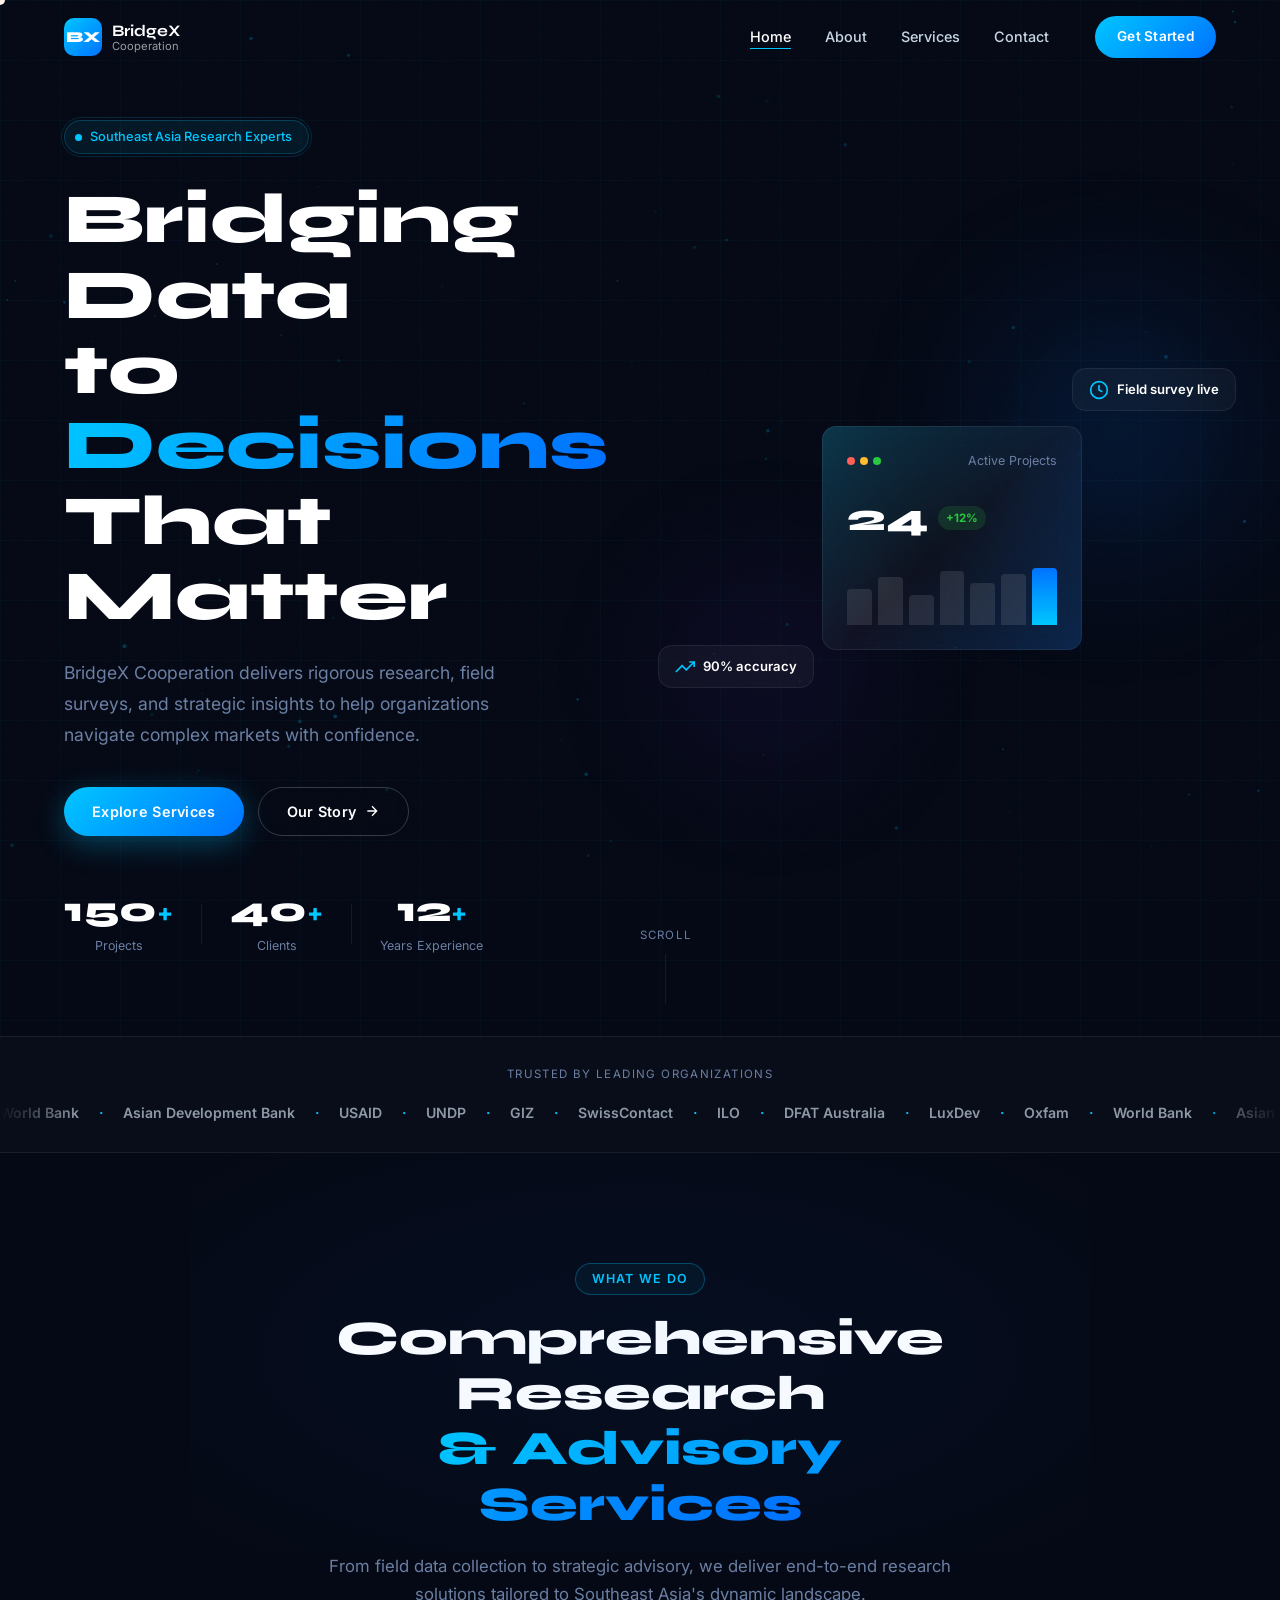
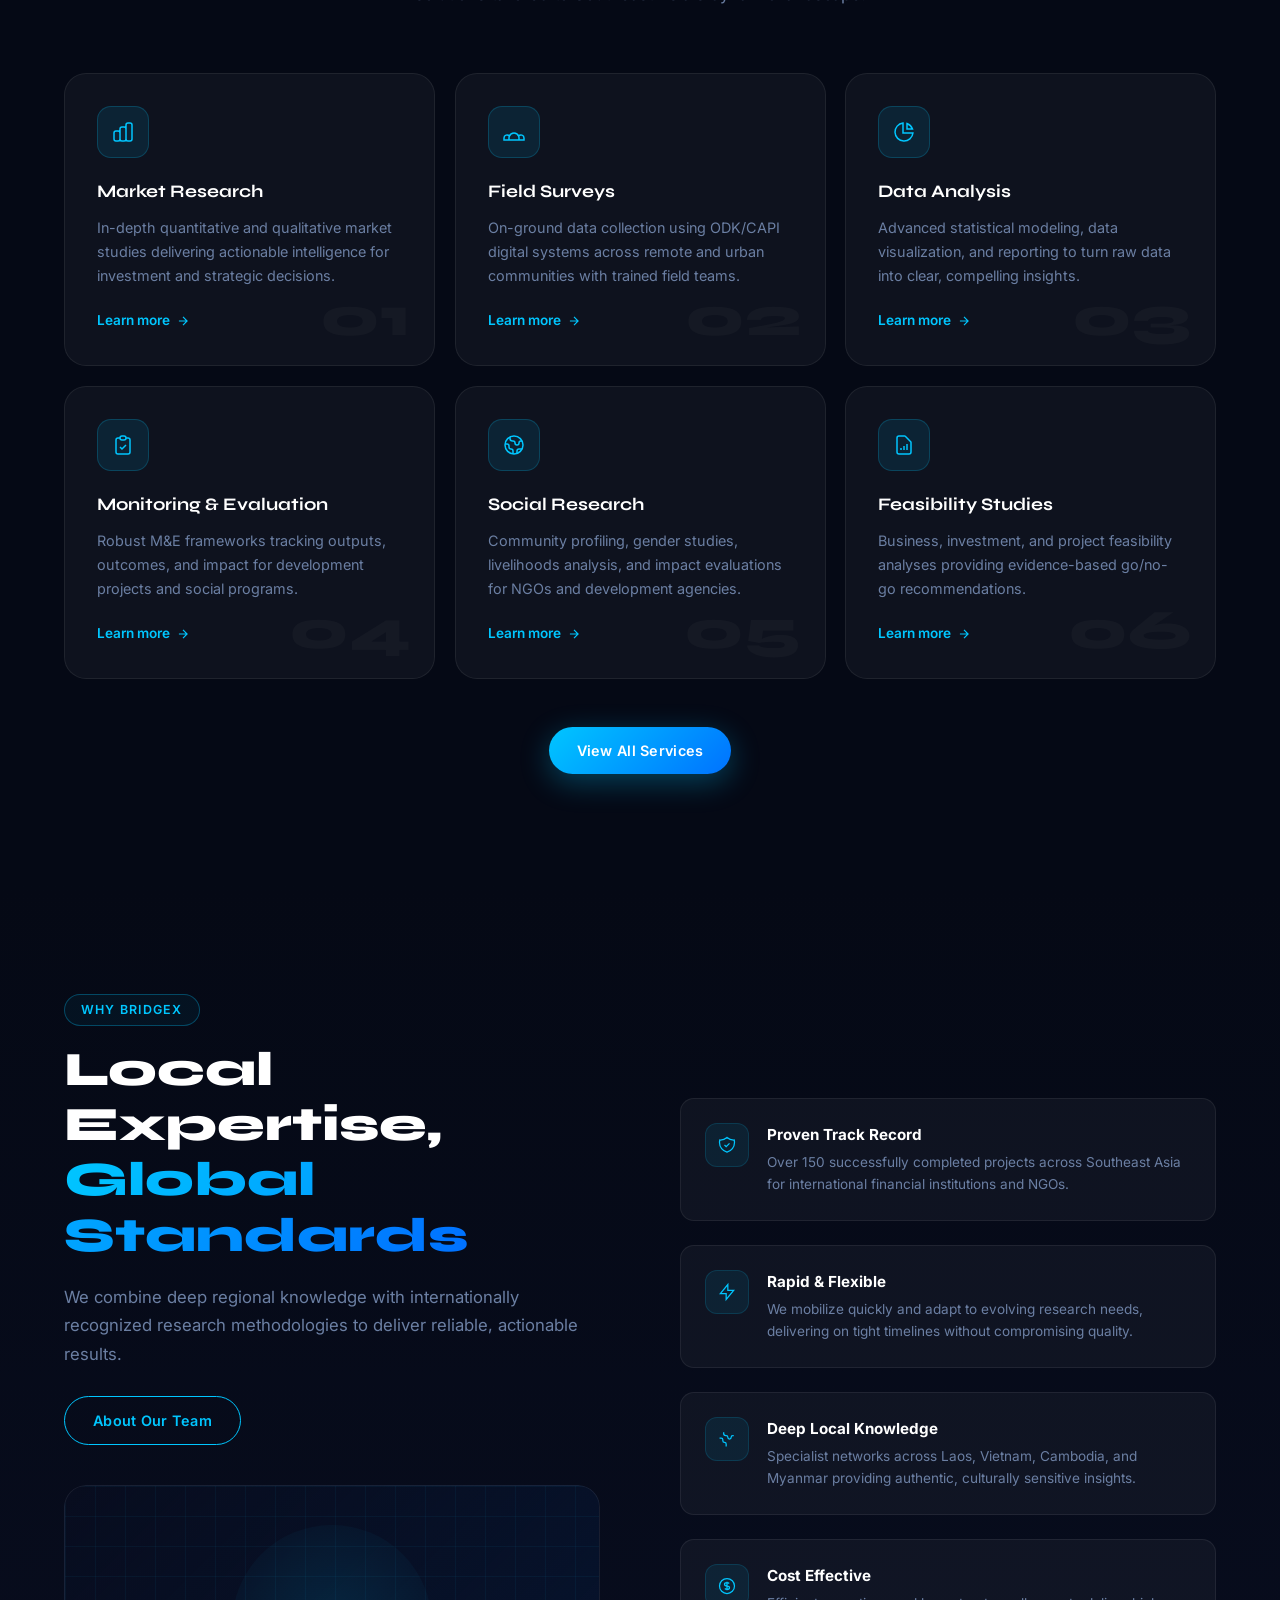
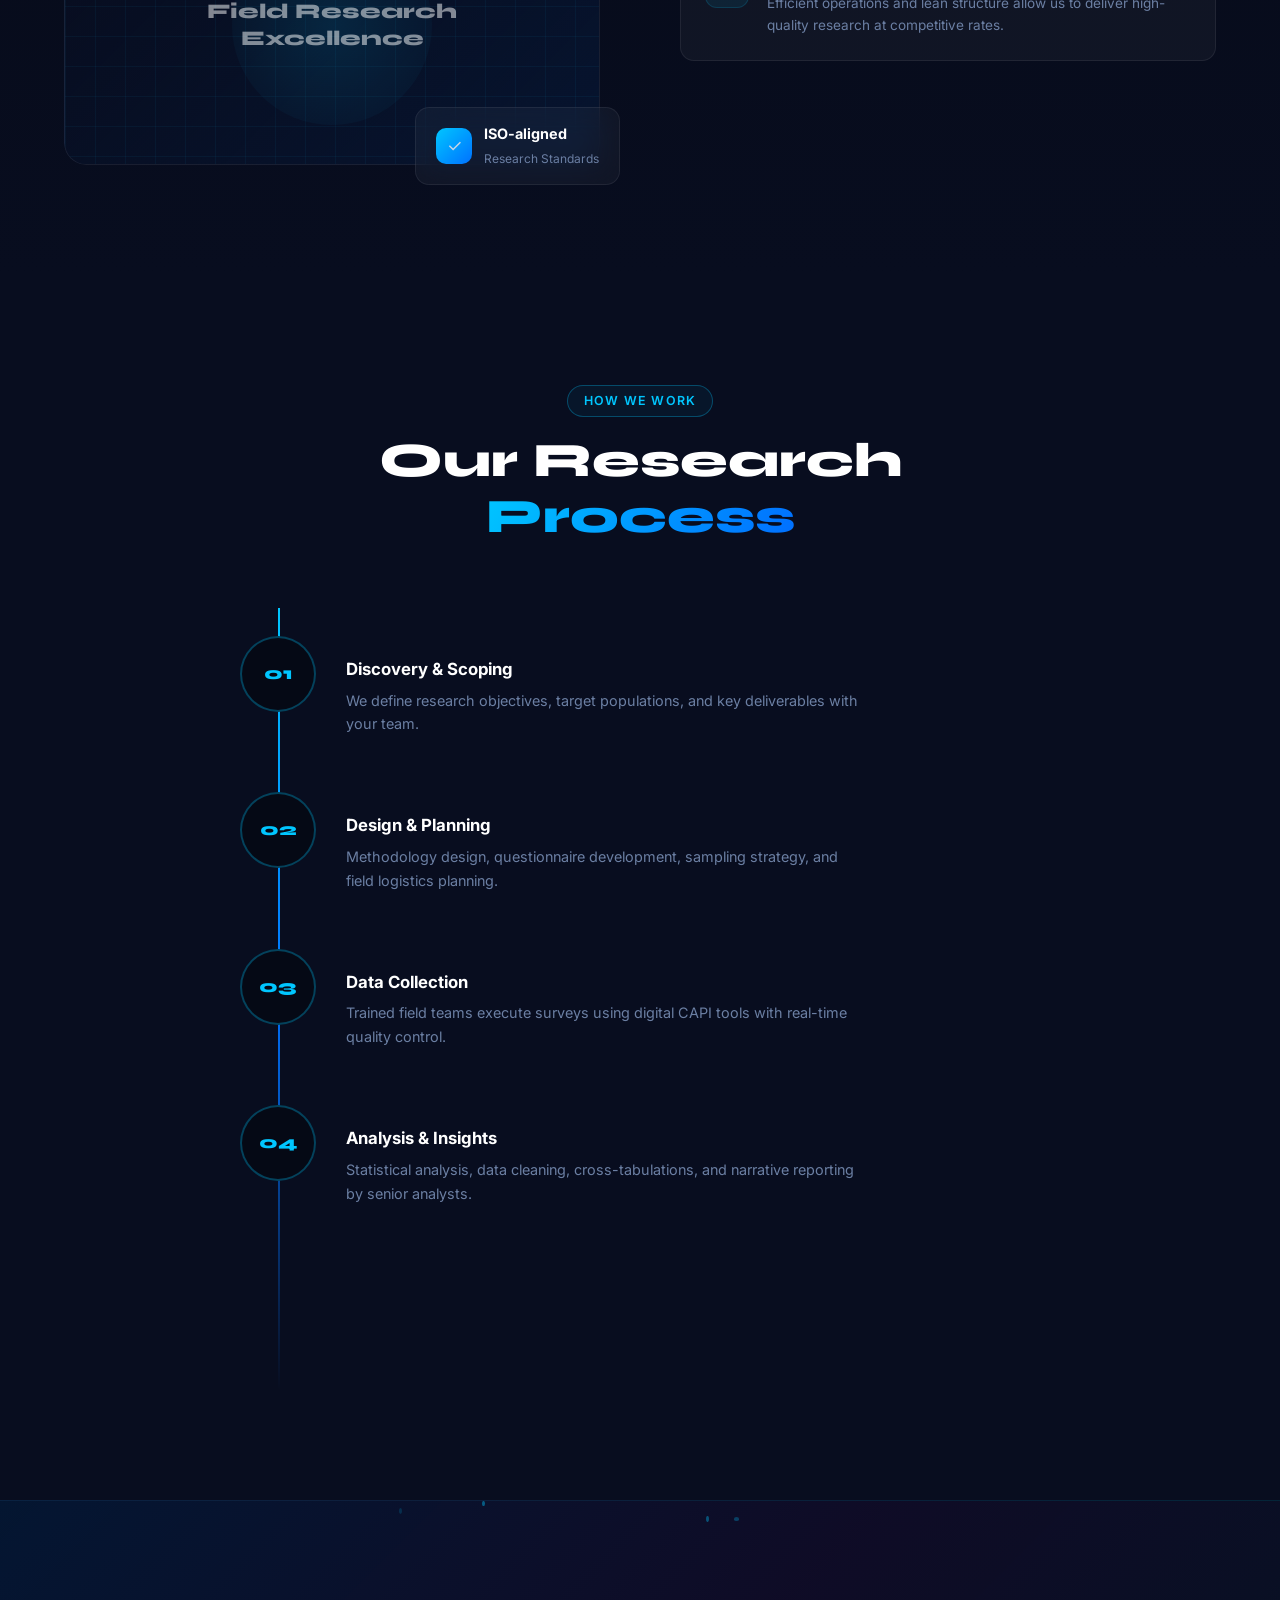
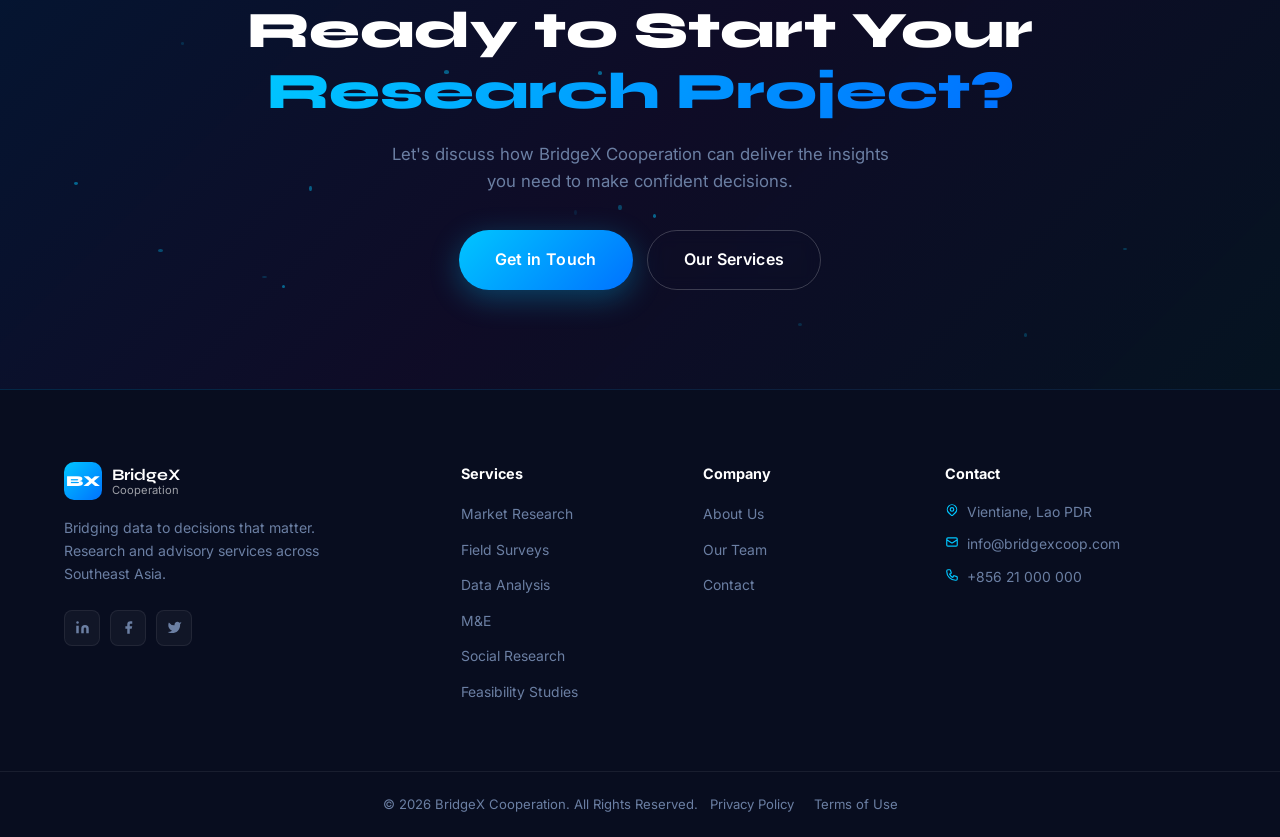
<file: index.html>
<!DOCTYPE html>
<html lang="en">
<head>
  <meta charset="UTF-8" />
  <meta name="viewport" content="width=device-width, initial-scale=1.0" />
  <title>BridgeX Cooperation — Research & Consulting</title>
  <link rel="stylesheet" href="css/style.css" />
  <link rel="stylesheet" href="css/animations.css" />
  <link rel="preconnect" href="https://fonts.googleapis.com" />
  <link href="https://fonts.googleapis.com/css2?family=Inter:wght@300;400;500;600;700;800;900&family=Syne:wght@700;800&display=swap" rel="stylesheet" />
</head>
<body>

  <!-- Custom Cursor -->
  <div class="cursor" id="cursor"></div>
  <div class="cursor-follower" id="cursorFollower"></div>

  <!-- Loader -->
  <div class="loader" id="loader">
    <div class="loader-inner">
      <svg viewBox="0 0 100 100" class="loader-logo">
        <text x="50%" y="55%" dominant-baseline="middle" text-anchor="middle">BX</text>
      </svg>
      <div class="loader-bar"><div class="loader-progress" id="loaderProgress"></div></div>
    </div>
  </div>

  <!-- Navigation -->
  <nav class="nav" id="nav">
    <div class="nav-container">
      <a href="index.html" class="nav-logo">
        <span class="logo-mark">BX</span>
        <span class="logo-text">BridgeX <em>Cooperation</em></span>
      </a>
      <ul class="nav-links" id="navLinks">
        <li><a href="index.html" class="nav-link active">Home</a></li>
        <li><a href="about.html" class="nav-link">About</a></li>
        <li><a href="services.html" class="nav-link">Services</a></li>
        <li><a href="contact.html" class="nav-link">Contact</a></li>
      </ul>
      <a href="contact.html" class="btn btn-nav magnetic">Get Started</a>
      <button class="nav-toggle" id="navToggle" aria-label="Toggle menu">
        <span></span><span></span><span></span>
      </button>
    </div>
  </nav>

  <!-- Hero Section -->
  <section class="hero" id="hero">
    <canvas class="hero-canvas" id="heroCanvas"></canvas>
    <div class="hero-grid"></div>
    <div class="container">
      <div class="hero-content">
        <div class="hero-badge reveal-up">
          <span class="badge-dot"></span> Southeast Asia Research Experts
        </div>
        <h1 class="hero-title">
          <span class="title-line reveal-up" data-delay="0.1">Bridging Data</span>
          <span class="title-line reveal-up" data-delay="0.2">to <span class="text-gradient">Decisions</span></span>
          <span class="title-line reveal-up" data-delay="0.3">That Matter</span>
        </h1>
        <p class="hero-desc reveal-up" data-delay="0.4">
          BridgeX Cooperation delivers rigorous research, field surveys, and strategic
          insights to help organizations navigate complex markets with confidence.
        </p>
        <div class="hero-actions reveal-up" data-delay="0.5">
          <a href="services.html" class="btn btn-primary magnetic">Explore Services</a>
          <a href="about.html" class="btn btn-ghost magnetic">
            <span>Our Story</span>
            <svg width="16" height="16" viewBox="0 0 24 24" fill="none" stroke="currentColor" stroke-width="2"><path d="M5 12h14M12 5l7 7-7 7"/></svg>
          </a>
        </div>
        <div class="hero-stats reveal-up" data-delay="0.6">
          <div class="stat">
            <span class="stat-num" data-count="150">0</span><span class="stat-sym">+</span>
            <span class="stat-label">Projects</span>
          </div>
          <div class="stat-divider"></div>
          <div class="stat">
            <span class="stat-num" data-count="40">0</span><span class="stat-sym">+</span>
            <span class="stat-label">Clients</span>
          </div>
          <div class="stat-divider"></div>
          <div class="stat">
            <span class="stat-num" data-count="12">0</span><span class="stat-sym">+</span>
            <span class="stat-label">Years Experience</span>
          </div>
        </div>
      </div>
      <div class="hero-visual reveal-scale" data-delay="0.3">
        <div class="hero-card glass-card">
          <div class="card-glow"></div>
          <div class="card-header">
            <div class="card-dots">
              <span></span><span></span><span></span>
            </div>
            <span class="card-title-sm">Active Projects</span>
          </div>
          <div class="card-metric">
            <span class="metric-val">24</span>
            <span class="metric-badge up">+12%</span>
          </div>
          <div class="card-bars">
            <div class="bar" style="--h:60%"></div>
            <div class="bar" style="--h:80%"></div>
            <div class="bar" style="--h:50%"></div>
            <div class="bar" style="--h:90%"></div>
            <div class="bar" style="--h:70%"></div>
            <div class="bar" style="--h:85%"></div>
            <div class="bar active" style="--h:95%"></div>
          </div>
        </div>
        <div class="hero-card-sm glass-card float-1">
          <svg width="20" height="20" viewBox="0 0 24 24" fill="none" stroke="currentColor" stroke-width="2"><circle cx="12" cy="12" r="10"/><path d="M12 6v6l4 2"/></svg>
          <span>Field survey live</span>
        </div>
        <div class="hero-card-sm glass-card float-2">
          <svg width="20" height="20" viewBox="0 0 24 24" fill="none" stroke="currentColor" stroke-width="2"><polyline points="23 6 13.5 15.5 8.5 10.5 1 18"/><polyline points="17 6 23 6 23 12"/></svg>
          <span>90% accuracy</span>
        </div>
        <div class="hero-orb orb-1"></div>
        <div class="hero-orb orb-2"></div>
      </div>
    </div>
    <div class="scroll-indicator">
      <span>Scroll</span>
      <div class="scroll-line"><div class="scroll-dot"></div></div>
    </div>
  </section>

  <!-- Marquee Clients -->
  <section class="marquee-section">
    <div class="marquee-label">Trusted by leading organizations</div>
    <div class="marquee-track">
      <div class="marquee-inner" id="marqueeInner">
        <span>World Bank</span>
        <span class="dot">·</span>
        <span>Asian Development Bank</span>
        <span class="dot">·</span>
        <span>USAID</span>
        <span class="dot">·</span>
        <span>UNDP</span>
        <span class="dot">·</span>
        <span>GIZ</span>
        <span class="dot">·</span>
        <span>SwissContact</span>
        <span class="dot">·</span>
        <span>ILO</span>
        <span class="dot">·</span>
        <span>DFAT Australia</span>
        <span class="dot">·</span>
        <span>LuxDev</span>
        <span class="dot">·</span>
        <span>Oxfam</span>
        <span class="dot">·</span>
        <!-- Duplicate for seamless loop -->
        <span>World Bank</span>
        <span class="dot">·</span>
        <span>Asian Development Bank</span>
        <span class="dot">·</span>
        <span>USAID</span>
        <span class="dot">·</span>
        <span>UNDP</span>
        <span class="dot">·</span>
        <span>GIZ</span>
        <span class="dot">·</span>
        <span>SwissContact</span>
        <span class="dot">·</span>
        <span>ILO</span>
        <span class="dot">·</span>
        <span>DFAT Australia</span>
        <span class="dot">·</span>
        <span>LuxDev</span>
        <span class="dot">·</span>
        <span>Oxfam</span>
        <span class="dot">·</span>
      </div>
    </div>
  </section>

  <!-- Services Section -->
  <section class="services-preview section-pad" id="services">
    <div class="container">
      <div class="section-header">
        <div class="section-tag reveal-up">What We Do</div>
        <h2 class="section-title reveal-up">Comprehensive Research<br /><span class="text-gradient">& Advisory Services</span></h2>
        <p class="section-desc reveal-up">From field data collection to strategic advisory, we deliver end-to-end research solutions tailored to Southeast Asia's dynamic landscape.</p>
      </div>
      <div class="services-grid">
        <div class="service-card reveal-card" data-delay="0">
          <div class="service-icon">
            <svg viewBox="0 0 24 24" fill="none" stroke="currentColor" stroke-width="1.5"><path d="M9 19v-6a2 2 0 00-2-2H5a2 2 0 00-2 2v6a2 2 0 002 2h2a2 2 0 002-2zm0 0V9a2 2 0 012-2h2a2 2 0 012 2v10m-6 0a2 2 0 002 2h2a2 2 0 002-2m0 0V5a2 2 0 012-2h2a2 2 0 012 2v14a2 2 0 01-2 2h-2a2 2 0 01-2-2z"/></svg>
          </div>
          <h3>Market Research</h3>
          <p>In-depth quantitative and qualitative market studies delivering actionable intelligence for investment and strategic decisions.</p>
          <a href="services.html" class="service-link">Learn more <svg width="14" height="14" viewBox="0 0 24 24" fill="none" stroke="currentColor" stroke-width="2"><path d="M5 12h14M12 5l7 7-7 7"/></svg></a>
          <div class="card-number">01</div>
        </div>
        <div class="service-card reveal-card" data-delay="0.1">
          <div class="service-icon">
            <svg viewBox="0 0 24 24" fill="none" stroke="currentColor" stroke-width="1.5"><path d="M17 20h5v-2a3 3 0 00-5.356-1.857M17 20H7m10 0v-2c0-.656-.126-1.283-.356-1.857M7 20H2v-2a3 3 0 015.356-1.857M7 20v-2c0-.656.126-1.283.356-1.857m0 0a5.002 5.002 0 019.288 0"/></svg>
          </div>
          <h3>Field Surveys</h3>
          <p>On-ground data collection using ODK/CAPI digital systems across remote and urban communities with trained field teams.</p>
          <a href="services.html" class="service-link">Learn more <svg width="14" height="14" viewBox="0 0 24 24" fill="none" stroke="currentColor" stroke-width="2"><path d="M5 12h14M12 5l7 7-7 7"/></svg></a>
          <div class="card-number">02</div>
        </div>
        <div class="service-card reveal-card" data-delay="0.2">
          <div class="service-icon">
            <svg viewBox="0 0 24 24" fill="none" stroke="currentColor" stroke-width="1.5"><path d="M11 3.055A9.001 9.001 0 1020.945 13H11V3.055z"/><path d="M20.488 9H15V3.512A9.025 9.025 0 0120.488 9z"/></svg>
          </div>
          <h3>Data Analysis</h3>
          <p>Advanced statistical modeling, data visualization, and reporting to turn raw data into clear, compelling insights.</p>
          <a href="services.html" class="service-link">Learn more <svg width="14" height="14" viewBox="0 0 24 24" fill="none" stroke="currentColor" stroke-width="2"><path d="M5 12h14M12 5l7 7-7 7"/></svg></a>
          <div class="card-number">03</div>
        </div>
        <div class="service-card reveal-card" data-delay="0.3">
          <div class="service-icon">
            <svg viewBox="0 0 24 24" fill="none" stroke="currentColor" stroke-width="1.5"><path d="M9 5H7a2 2 0 00-2 2v12a2 2 0 002 2h10a2 2 0 002-2V7a2 2 0 00-2-2h-2M9 5a2 2 0 002 2h2a2 2 0 002-2M9 5a2 2 0 012-2h2a2 2 0 012 2m-6 9l2 2 4-4"/></svg>
          </div>
          <h3>Monitoring & Evaluation</h3>
          <p>Robust M&E frameworks tracking outputs, outcomes, and impact for development projects and social programs.</p>
          <a href="services.html" class="service-link">Learn more <svg width="14" height="14" viewBox="0 0 24 24" fill="none" stroke="currentColor" stroke-width="2"><path d="M5 12h14M12 5l7 7-7 7"/></svg></a>
          <div class="card-number">04</div>
        </div>
        <div class="service-card reveal-card" data-delay="0.4">
          <div class="service-icon">
            <svg viewBox="0 0 24 24" fill="none" stroke="currentColor" stroke-width="1.5"><path d="M3.055 11H5a2 2 0 012 2v1a2 2 0 002 2 2 2 0 012 2v2.945M8 3.935V5.5A2.5 2.5 0 0010.5 8h.5a2 2 0 012 2 2 2 0 104 0 2 2 0 012-2h1.064M15 20.488V18a2 2 0 012-2h3.064"/><path d="M21 12a9 9 0 11-18 0 9 9 0 0118 0z"/></svg>
          </div>
          <h3>Social Research</h3>
          <p>Community profiling, gender studies, livelihoods analysis, and impact evaluations for NGOs and development agencies.</p>
          <a href="services.html" class="service-link">Learn more <svg width="14" height="14" viewBox="0 0 24 24" fill="none" stroke="currentColor" stroke-width="2"><path d="M5 12h14M12 5l7 7-7 7"/></svg></a>
          <div class="card-number">05</div>
        </div>
        <div class="service-card reveal-card" data-delay="0.5">
          <div class="service-icon">
            <svg viewBox="0 0 24 24" fill="none" stroke="currentColor" stroke-width="1.5"><path d="M9 17v-2m3 2v-4m3 4v-6m2 10H7a2 2 0 01-2-2V5a2 2 0 012-2h5.586a1 1 0 01.707.293l5.414 5.414a1 1 0 01.293.707V19a2 2 0 01-2 2z"/></svg>
          </div>
          <h3>Feasibility Studies</h3>
          <p>Business, investment, and project feasibility analyses providing evidence-based go/no-go recommendations.</p>
          <a href="services.html" class="service-link">Learn more <svg width="14" height="14" viewBox="0 0 24 24" fill="none" stroke="currentColor" stroke-width="2"><path d="M5 12h14M12 5l7 7-7 7"/></svg></a>
          <div class="card-number">06</div>
        </div>
      </div>
      <div class="services-cta reveal-up">
        <a href="services.html" class="btn btn-primary magnetic">View All Services</a>
      </div>
    </div>
  </section>

  <!-- Why Choose Us -->
  <section class="why-section section-pad">
    <div class="container">
      <div class="why-grid">
        <div class="why-left">
          <div class="section-tag reveal-up">Why BridgeX</div>
          <h2 class="section-title reveal-up">Local Expertise,<br /><span class="text-gradient">Global Standards</span></h2>
          <p class="section-desc reveal-up">We combine deep regional knowledge with internationally recognized research methodologies to deliver reliable, actionable results.</p>
          <a href="about.html" class="btn btn-outline magnetic reveal-up">About Our Team</a>
          <div class="why-image-wrap reveal-scale">
            <div class="why-image">
              <div class="image-placeholder">
                <div class="placeholder-orb"></div>
                <div class="placeholder-grid"></div>
                <div class="placeholder-text">Field Research<br />Excellence</div>
              </div>
            </div>
            <div class="why-badge glass-card">
              <div class="badge-icon">✓</div>
              <div>
                <strong>ISO-aligned</strong>
                <span>Research Standards</span>
              </div>
            </div>
          </div>
        </div>
        <div class="why-right">
          <div class="why-items">
            <div class="why-item reveal-left" data-delay="0">
              <div class="why-item-icon">
                <svg viewBox="0 0 24 24" fill="none" stroke="currentColor" stroke-width="1.5"><path d="M9 12l2 2 4-4m5.618-4.016A11.955 11.955 0 0112 2.944a11.955 11.955 0 01-8.618 3.04A12.02 12.02 0 003 9c0 5.591 3.824 10.29 9 11.622 5.176-1.332 9-6.03 9-11.622 0-1.042-.133-2.052-.382-3.016z"/></svg>
              </div>
              <div class="why-item-body">
                <h4>Proven Track Record</h4>
                <p>Over 150 successfully completed projects across Southeast Asia for international financial institutions and NGOs.</p>
              </div>
            </div>
            <div class="why-item reveal-left" data-delay="0.1">
              <div class="why-item-icon">
                <svg viewBox="0 0 24 24" fill="none" stroke="currentColor" stroke-width="1.5"><path d="M13 10V3L4 14h7v7l9-11h-7z"/></svg>
              </div>
              <div class="why-item-body">
                <h4>Rapid & Flexible</h4>
                <p>We mobilize quickly and adapt to evolving research needs, delivering on tight timelines without compromising quality.</p>
              </div>
            </div>
            <div class="why-item reveal-left" data-delay="0.2">
              <div class="why-item-icon">
                <svg viewBox="0 0 24 24" fill="none" stroke="currentColor" stroke-width="1.5"><path d="M3.055 11H5a2 2 0 012 2v1a2 2 0 002 2 2 2 0 012 2v2.945M8 3.935V5.5A2.5 2.5 0 0010.5 8h.5a2 2 0 012 2 2 2 0 104 0 2 2 0 012-2h1.064"/></svg>
              </div>
              <div class="why-item-body">
                <h4>Deep Local Knowledge</h4>
                <p>Specialist networks across Laos, Vietnam, Cambodia, and Myanmar providing authentic, culturally sensitive insights.</p>
              </div>
            </div>
            <div class="why-item reveal-left" data-delay="0.3">
              <div class="why-item-icon">
                <svg viewBox="0 0 24 24" fill="none" stroke="currentColor" stroke-width="1.5"><path d="M12 8c-1.657 0-3 .895-3 2s1.343 2 3 2 3 .895 3 2-1.343 2-3 2m0-8c1.11 0 2.08.402 2.599 1M12 8V7m0 1v8m0 0v1m0-1c-1.11 0-2.08-.402-2.599-1M21 12a9 9 0 11-18 0 9 9 0 0118 0z"/></svg>
              </div>
              <div class="why-item-body">
                <h4>Cost Effective</h4>
                <p>Efficient operations and lean structure allow us to deliver high-quality research at competitive rates.</p>
              </div>
            </div>
          </div>
        </div>
      </div>
    </div>
  </section>

  <!-- Process Section -->
  <section class="process-section section-pad">
    <div class="container">
      <div class="section-header">
        <div class="section-tag reveal-up">How We Work</div>
        <h2 class="section-title reveal-up">Our Research <span class="text-gradient">Process</span></h2>
      </div>
      <div class="process-steps">
        <div class="process-line"></div>
        <div class="process-step reveal-up" data-delay="0">
          <div class="step-num">01</div>
          <div class="step-body">
            <h4>Discovery & Scoping</h4>
            <p>We define research objectives, target populations, and key deliverables with your team.</p>
          </div>
        </div>
        <div class="process-step reveal-up" data-delay="0.15">
          <div class="step-num">02</div>
          <div class="step-body">
            <h4>Design & Planning</h4>
            <p>Methodology design, questionnaire development, sampling strategy, and field logistics planning.</p>
          </div>
        </div>
        <div class="process-step reveal-up" data-delay="0.3">
          <div class="step-num">03</div>
          <div class="step-body">
            <h4>Data Collection</h4>
            <p>Trained field teams execute surveys using digital CAPI tools with real-time quality control.</p>
          </div>
        </div>
        <div class="process-step reveal-up" data-delay="0.45">
          <div class="step-num">04</div>
          <div class="step-body">
            <h4>Analysis & Insights</h4>
            <p>Statistical analysis, data cleaning, cross-tabulations, and narrative reporting by senior analysts.</p>
          </div>
        </div>
        <div class="process-step reveal-up" data-delay="0.6">
          <div class="step-num">05</div>
          <div class="step-body">
            <h4>Delivery & Debrief</h4>
            <p>Final reports, presentations, and debrief sessions ensuring findings are fully actionable.</p>
          </div>
        </div>
      </div>
    </div>
  </section>

  <!-- CTA Banner -->
  <section class="cta-section">
    <div class="cta-bg"></div>
    <div class="cta-particles" id="ctaParticles"></div>
    <div class="container">
      <div class="cta-content">
        <h2 class="cta-title reveal-up">Ready to Start Your<br /><span class="text-gradient">Research Project?</span></h2>
        <p class="cta-desc reveal-up">Let's discuss how BridgeX Cooperation can deliver the insights you need to make confident decisions.</p>
        <div class="cta-actions reveal-up">
          <a href="contact.html" class="btn btn-primary magnetic btn-lg">Get in Touch</a>
          <a href="services.html" class="btn btn-ghost magnetic btn-lg">Our Services</a>
        </div>
      </div>
    </div>
  </section>

  <!-- Footer -->
  <footer class="footer">
    <div class="footer-top">
      <div class="container">
        <div class="footer-grid">
          <div class="footer-brand">
            <a href="index.html" class="nav-logo">
              <span class="logo-mark">BX</span>
              <span class="logo-text">BridgeX <em>Cooperation</em></span>
            </a>
            <p>Bridging data to decisions that matter. Research and advisory services across Southeast Asia.</p>
            <div class="footer-social">
              <a href="#" class="social-link" aria-label="LinkedIn">
                <svg viewBox="0 0 24 24" fill="currentColor"><path d="M16 8a6 6 0 016 6v7h-4v-7a2 2 0 00-2-2 2 2 0 00-2 2v7h-4v-7a6 6 0 016-6zM2 9h4v12H2z"/><circle cx="4" cy="4" r="2"/></svg>
              </a>
              <a href="#" class="social-link" aria-label="Facebook">
                <svg viewBox="0 0 24 24" fill="currentColor"><path d="M18 2h-3a5 5 0 00-5 5v3H7v4h3v8h4v-8h3l1-4h-4V7a1 1 0 011-1h3z"/></svg>
              </a>
              <a href="#" class="social-link" aria-label="Twitter">
                <svg viewBox="0 0 24 24" fill="currentColor"><path d="M23 3a10.9 10.9 0 01-3.14 1.53 4.48 4.48 0 00-7.86 3v1A10.66 10.66 0 013 4s-4 9 5 13a11.64 11.64 0 01-7 2c9 5 20 0 20-11.5a4.5 4.5 0 00-.08-.83A7.72 7.72 0 0023 3z"/></svg>
              </a>
            </div>
          </div>
          <div class="footer-col">
            <h5>Services</h5>
            <ul>
              <li><a href="services.html">Market Research</a></li>
              <li><a href="services.html">Field Surveys</a></li>
              <li><a href="services.html">Data Analysis</a></li>
              <li><a href="services.html">M&E</a></li>
              <li><a href="services.html">Social Research</a></li>
              <li><a href="services.html">Feasibility Studies</a></li>
            </ul>
          </div>
          <div class="footer-col">
            <h5>Company</h5>
            <ul>
              <li><a href="about.html">About Us</a></li>
              <li><a href="about.html#team">Our Team</a></li>
              <li><a href="contact.html">Contact</a></li>
            </ul>
          </div>
          <div class="footer-col">
            <h5>Contact</h5>
            <ul class="footer-contact">
              <li>
                <svg viewBox="0 0 24 24" fill="none" stroke="currentColor" stroke-width="2"><path d="M17.657 16.657L13.414 20.9a1.998 1.998 0 01-2.827 0l-4.244-4.243a8 8 0 1111.314 0z"/><path d="M15 11a3 3 0 11-6 0 3 3 0 016 0z"/></svg>
                Vientiane, Lao PDR
              </li>
              <li>
                <svg viewBox="0 0 24 24" fill="none" stroke="currentColor" stroke-width="2"><path d="M3 8l7.89 5.26a2 2 0 002.22 0L21 8M5 19h14a2 2 0 002-2V7a2 2 0 00-2-2H5a2 2 0 00-2 2v10a2 2 0 002 2z"/></svg>
                info@bridgexcoop.com
              </li>
              <li>
                <svg viewBox="0 0 24 24" fill="none" stroke="currentColor" stroke-width="2"><path d="M3 5a2 2 0 012-2h3.28a1 1 0 01.948.684l1.498 4.493a1 1 0 01-.502 1.21l-2.257 1.13a11.042 11.042 0 005.516 5.516l1.13-2.257a1 1 0 011.21-.502l4.493 1.498a1 1 0 01.684.949V19a2 2 0 01-2 2h-1C9.716 21 3 14.284 3 6V5z"/></svg>
                +856 21 000 000
              </li>
            </ul>
          </div>
        </div>
      </div>
    </div>
    <div class="footer-bottom">
      <div class="container">
        <p>© 2026 BridgeX Cooperation. All Rights Reserved.</p>
        <div class="footer-links">
          <a href="#">Privacy Policy</a>
          <a href="#">Terms of Use</a>
        </div>
      </div>
    </div>
  </footer>

  <script src="js/main.js"></script>
</body>
</html>
</file>
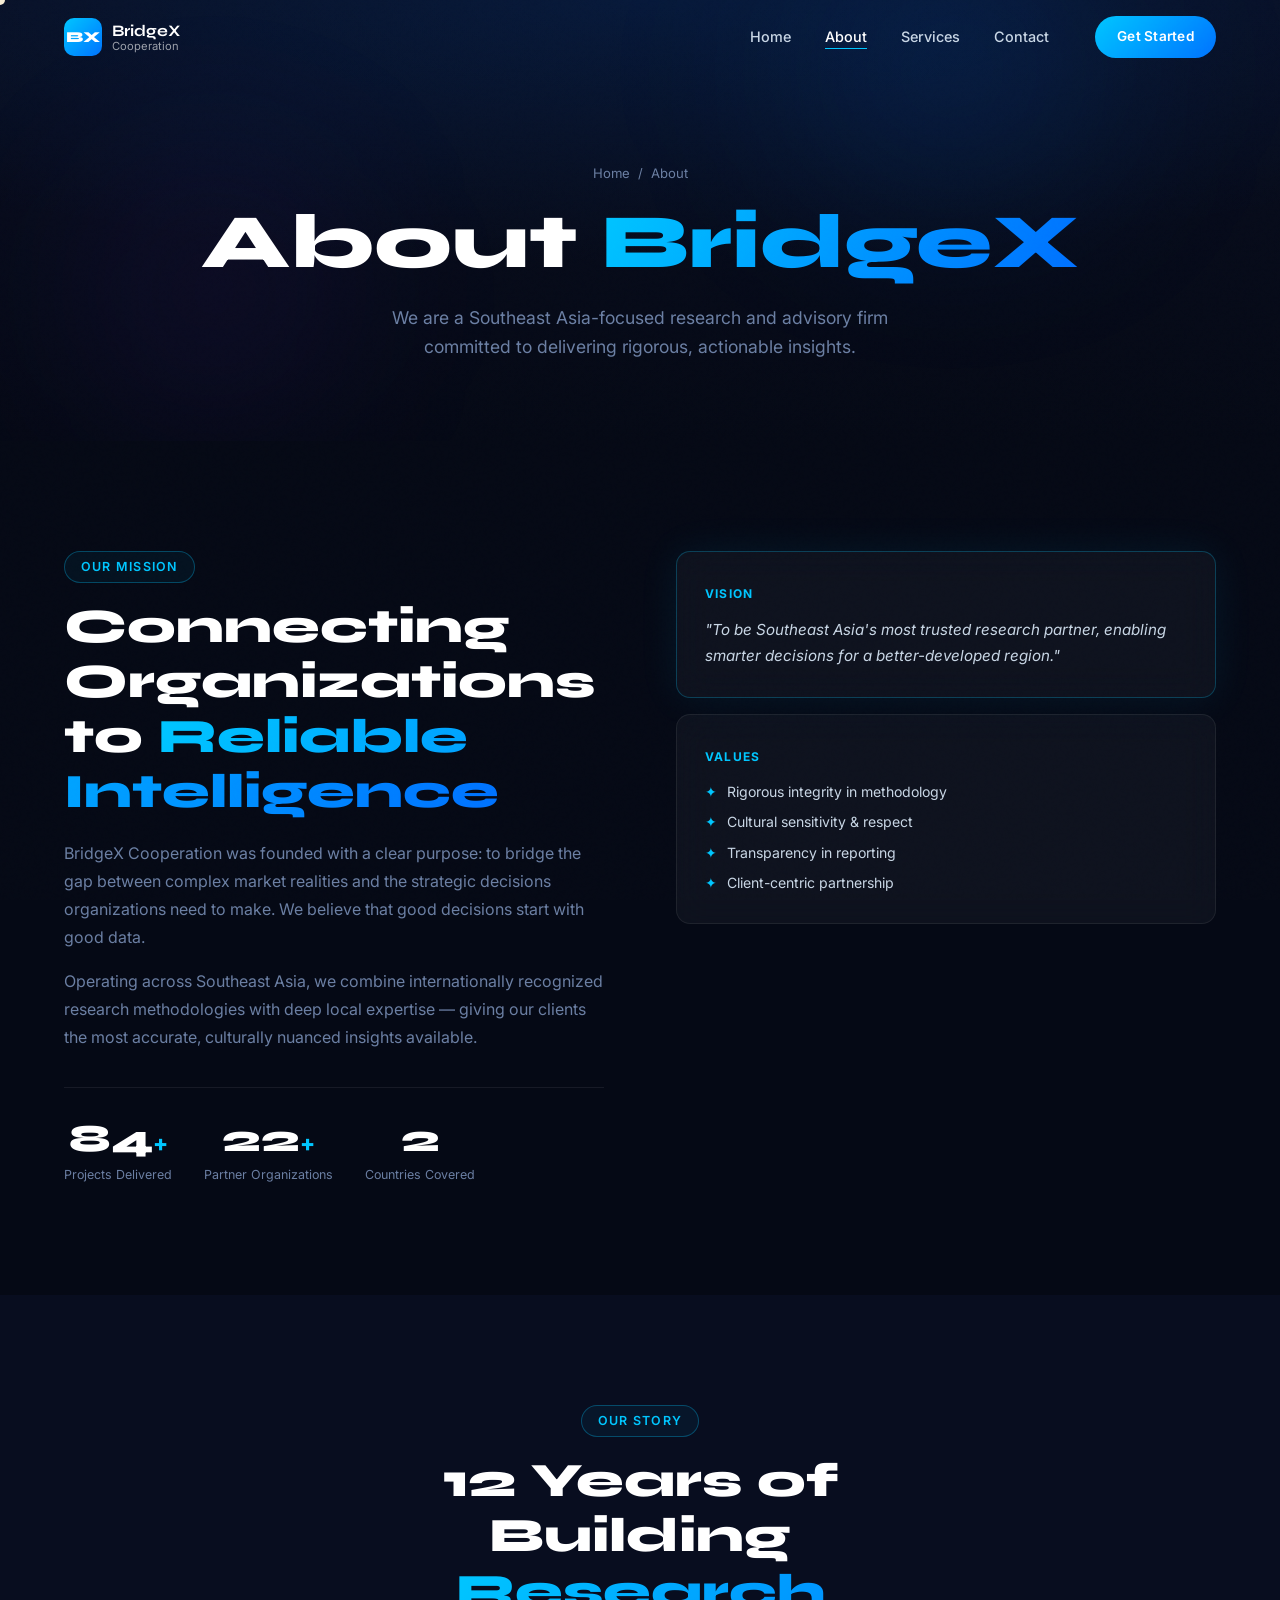
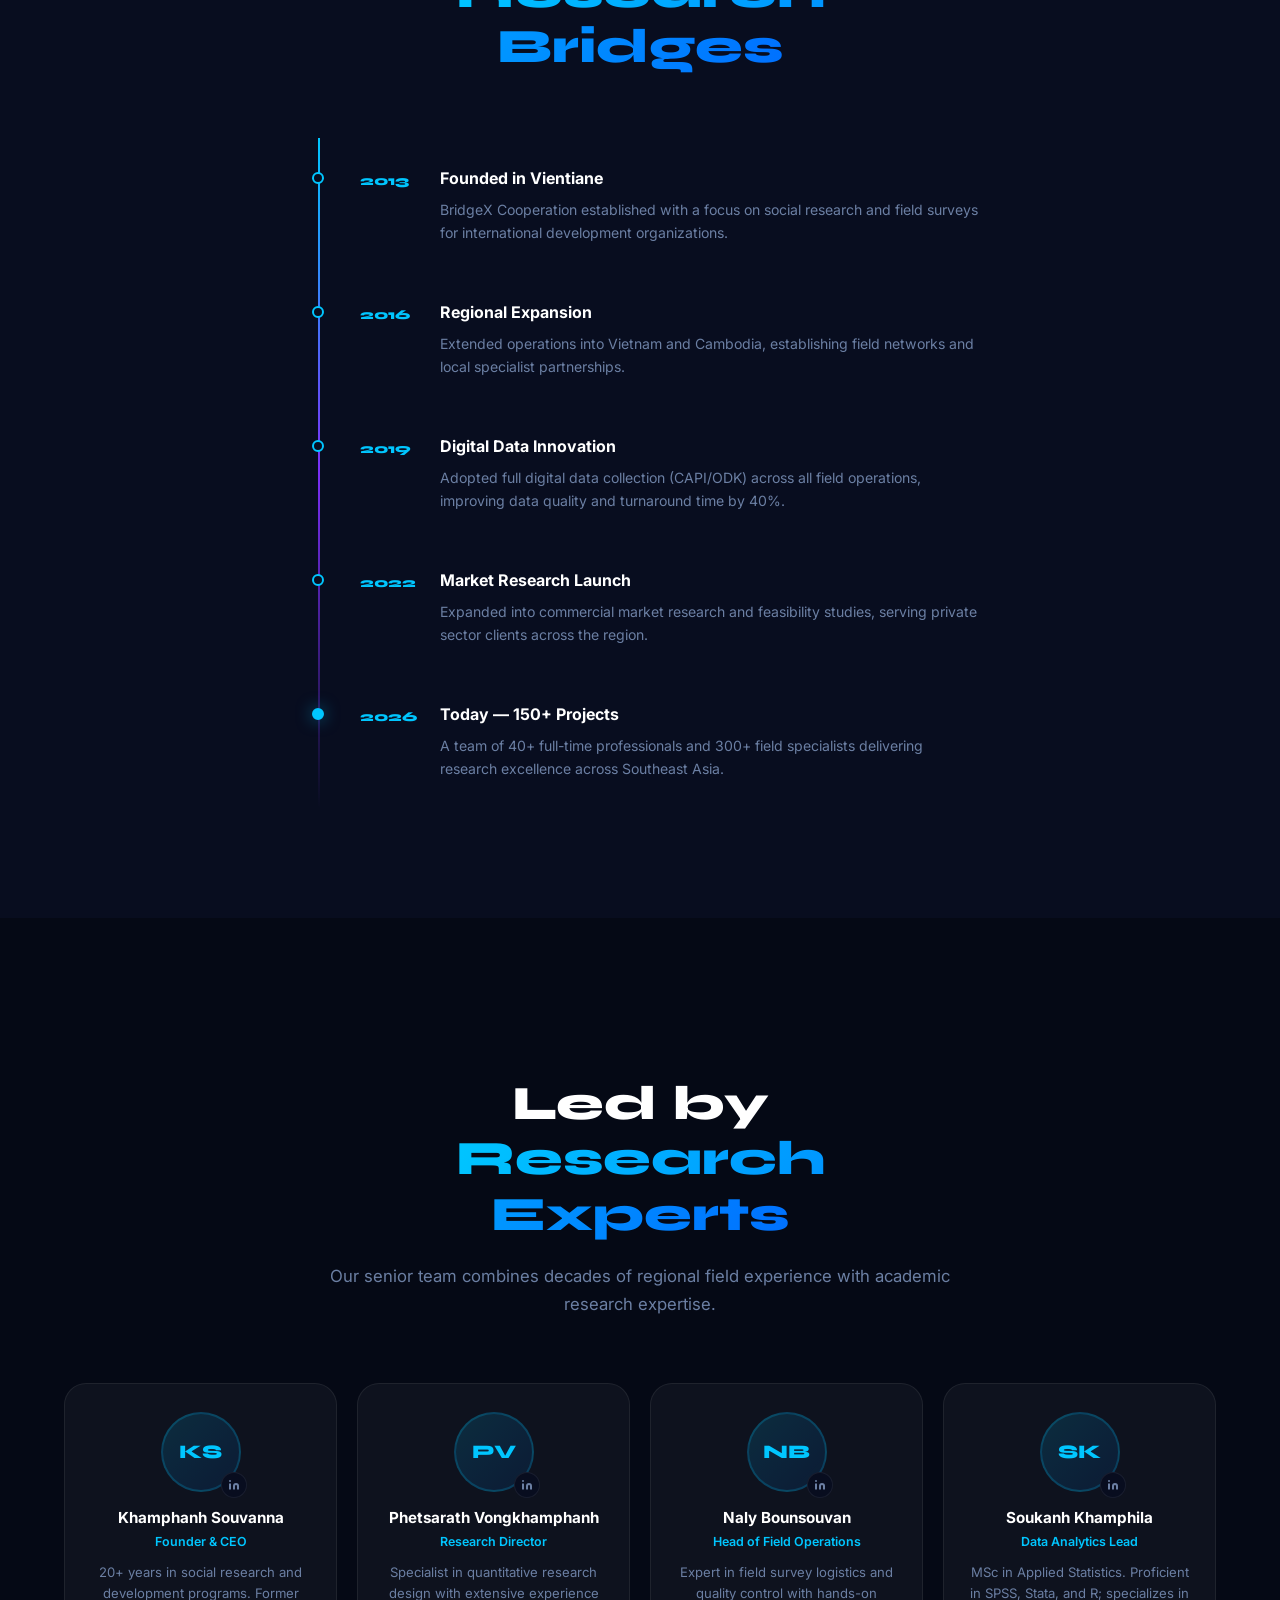
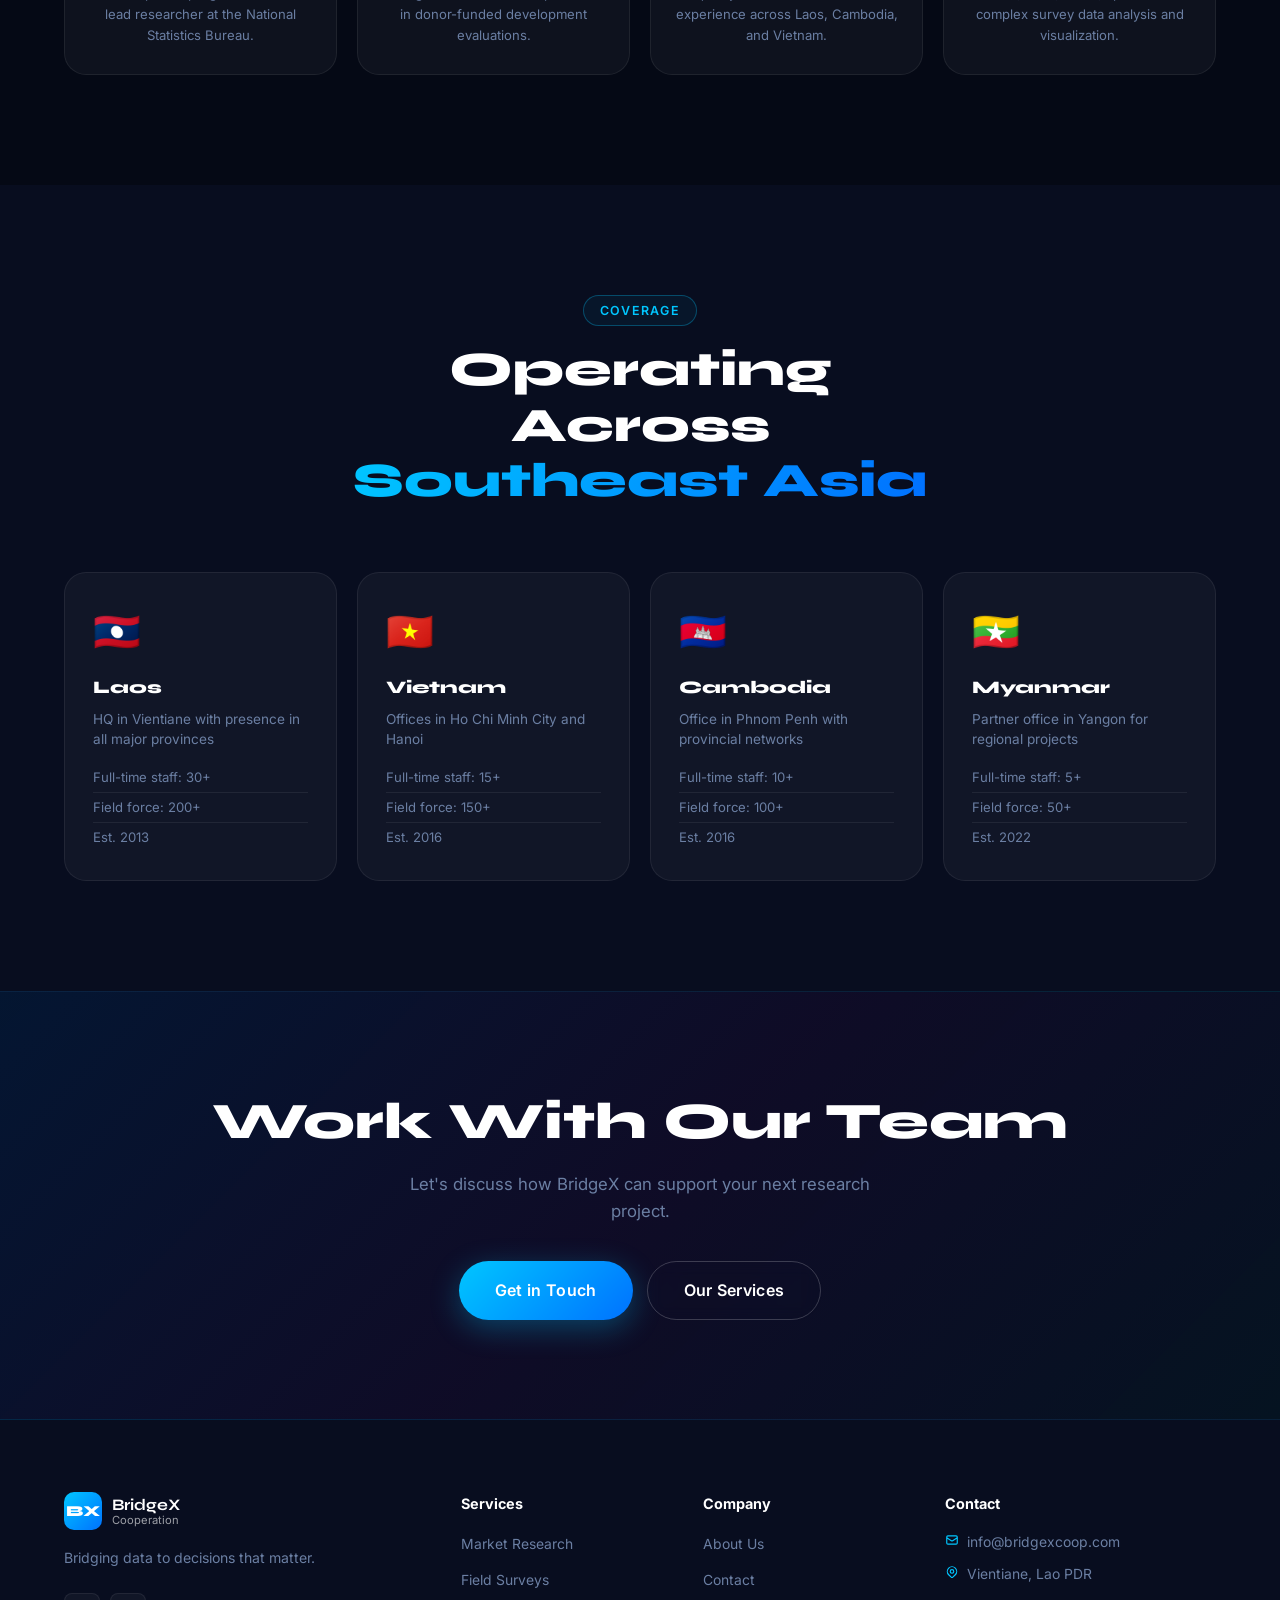
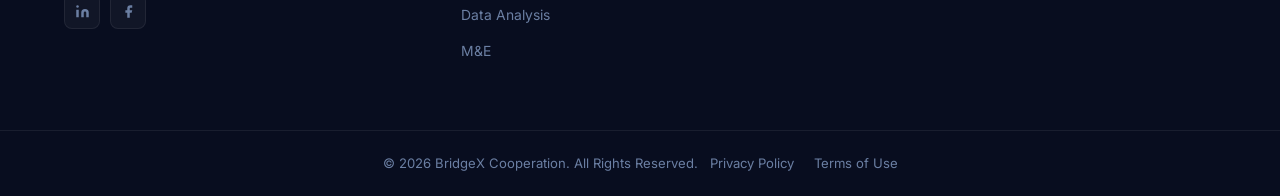
<file: about.html>
<!DOCTYPE html>
<html lang="en">
<head>
  <meta charset="UTF-8" />
  <meta name="viewport" content="width=device-width, initial-scale=1.0" />
  <title>About — BridgeX Cooperation</title>
  <link rel="stylesheet" href="css/style.css" />
  <link rel="stylesheet" href="css/animations.css" />
  <link rel="preconnect" href="https://fonts.googleapis.com" />
  <link href="https://fonts.googleapis.com/css2?family=Inter:wght@300;400;500;600;700;800;900&family=Syne:wght@700;800&display=swap" rel="stylesheet" />
</head>
<body>

  <div class="cursor" id="cursor"></div>
  <div class="cursor-follower" id="cursorFollower"></div>

  <nav class="nav" id="nav">
    <div class="nav-container">
      <a href="index.html" class="nav-logo">
        <span class="logo-mark">BX</span>
        <span class="logo-text">BridgeX <em>Cooperation</em></span>
      </a>
      <ul class="nav-links" id="navLinks">
        <li><a href="index.html" class="nav-link">Home</a></li>
        <li><a href="about.html" class="nav-link active">About</a></li>
        <li><a href="services.html" class="nav-link">Services</a></li>
        <li><a href="contact.html" class="nav-link">Contact</a></li>
      </ul>
      <a href="contact.html" class="btn btn-nav magnetic">Get Started</a>
      <button class="nav-toggle" id="navToggle" aria-label="Toggle menu">
        <span></span><span></span><span></span>
      </button>
    </div>
  </nav>

  <!-- Page Hero -->
  <section class="page-hero">
    <div class="page-hero-bg"></div>
    <div class="container">
      <div class="page-hero-content">
        <div class="breadcrumb reveal-up"><a href="index.html">Home</a> <span>/</span> About</div>
        <h1 class="page-hero-title reveal-up">About <span class="text-gradient">BridgeX</span></h1>
        <p class="page-hero-desc reveal-up">We are a Southeast Asia-focused research and advisory firm committed to delivering rigorous, actionable insights.</p>
      </div>
    </div>
    <div class="page-hero-orb orb-1"></div>
    <div class="page-hero-orb orb-2"></div>
  </section>

  <!-- Mission -->
  <section class="mission-section section-pad">
    <div class="container">
      <div class="mission-grid">
        <div class="mission-left">
          <div class="section-tag reveal-up">Our Mission</div>
          <h2 class="section-title reveal-up">Connecting Organizations<br />to <span class="text-gradient">Reliable Intelligence</span></h2>
          <p class="reveal-up">BridgeX Cooperation was founded with a clear purpose: to bridge the gap between complex market realities and the strategic decisions organizations need to make. We believe that good decisions start with good data.</p>
          <p class="reveal-up">Operating across Southeast Asia, we combine internationally recognized research methodologies with deep local expertise — giving our clients the most accurate, culturally nuanced insights available.</p>
          <div class="mission-stats reveal-up">
            <div class="m-stat">
              <span class="m-stat-num" data-count="150">0</span><span>+</span>
              <span>Projects Delivered</span>
            </div>
            <div class="m-stat">
              <span class="m-stat-num" data-count="40">0</span><span>+</span>
              <span>Partner Organizations</span>
            </div>
            <div class="m-stat">
              <span class="m-stat-num" data-count="4">0</span><span></span>
              <span>Countries Covered</span>
            </div>
          </div>
        </div>
        <div class="mission-right">
          <div class="mission-visual reveal-scale">
            <div class="mv-card glass-card primary-glow">
              <div class="mv-header">
                <span class="mv-tag">Vision</span>
              </div>
              <p>"To be Southeast Asia's most trusted research partner, enabling smarter decisions for a better-developed region."</p>
            </div>
            <div class="mv-card glass-card reveal-up" data-delay="0.2">
              <div class="mv-header">
                <span class="mv-tag">Values</span>
              </div>
              <ul class="mv-list">
                <li><span>✦</span> Rigorous integrity in methodology</li>
                <li><span>✦</span> Cultural sensitivity &amp; respect</li>
                <li><span>✦</span> Transparency in reporting</li>
                <li><span>✦</span> Client-centric partnership</li>
              </ul>
            </div>
          </div>
        </div>
      </div>
    </div>
  </section>

  <!-- Story Section -->
  <section class="story-section section-pad">
    <div class="container">
      <div class="section-header">
        <div class="section-tag reveal-up">Our Story</div>
        <h2 class="section-title reveal-up">12 Years of Building<br /><span class="text-gradient">Research Bridges</span></h2>
      </div>
      <div class="timeline">
        <div class="tl-item reveal-tl" data-delay="0">
          <div class="tl-year">2013</div>
          <div class="tl-dot"></div>
          <div class="tl-body">
            <h4>Founded in Vientiane</h4>
            <p>BridgeX Cooperation established with a focus on social research and field surveys for international development organizations.</p>
          </div>
        </div>
        <div class="tl-item reveal-tl" data-delay="0.1">
          <div class="tl-year">2016</div>
          <div class="tl-dot"></div>
          <div class="tl-body">
            <h4>Regional Expansion</h4>
            <p>Extended operations into Vietnam and Cambodia, establishing field networks and local specialist partnerships.</p>
          </div>
        </div>
        <div class="tl-item reveal-tl" data-delay="0.2">
          <div class="tl-year">2019</div>
          <div class="tl-dot"></div>
          <div class="tl-body">
            <h4>Digital Data Innovation</h4>
            <p>Adopted full digital data collection (CAPI/ODK) across all field operations, improving data quality and turnaround time by 40%.</p>
          </div>
        </div>
        <div class="tl-item reveal-tl" data-delay="0.3">
          <div class="tl-year">2022</div>
          <div class="tl-dot"></div>
          <div class="tl-body">
            <h4>Market Research Launch</h4>
            <p>Expanded into commercial market research and feasibility studies, serving private sector clients across the region.</p>
          </div>
        </div>
        <div class="tl-item reveal-tl" data-delay="0.4">
          <div class="tl-year">2026</div>
          <div class="tl-dot active"></div>
          <div class="tl-body">
            <h4>Today — 150+ Projects</h4>
            <p>A team of 40+ full-time professionals and 300+ field specialists delivering research excellence across Southeast Asia.</p>
          </div>
        </div>
      </div>
    </div>
  </section>

  <!-- Team Section -->
  <section class="team-section section-pad" id="team">
    <div class="container">
      <div class="section-header">
        <div class="section-tag reveal-up">The Team</div>
        <h2 class="section-title reveal-up">Led by <span class="text-gradient">Research Experts</span></h2>
        <p class="section-desc reveal-up">Our senior team combines decades of regional field experience with academic research expertise.</p>
      </div>
      <div class="team-grid">
        <div class="team-card reveal-card" data-delay="0">
          <div class="team-avatar">
            <div class="avatar-placeholder"><span>KS</span></div>
            <div class="team-social">
              <a href="#" aria-label="LinkedIn"><svg viewBox="0 0 24 24" fill="currentColor"><path d="M16 8a6 6 0 016 6v7h-4v-7a2 2 0 00-2-2 2 2 0 00-2 2v7h-4v-7a6 6 0 016-6zM2 9h4v12H2z"/><circle cx="4" cy="4" r="2"/></svg></a>
            </div>
          </div>
          <h4>Khamphanh Souvanna</h4>
          <span class="team-role">Founder & CEO</span>
          <p>20+ years in social research and development programs. Former lead researcher at the National Statistics Bureau.</p>
        </div>
        <div class="team-card reveal-card" data-delay="0.1">
          <div class="team-avatar">
            <div class="avatar-placeholder"><span>PV</span></div>
            <div class="team-social">
              <a href="#" aria-label="LinkedIn"><svg viewBox="0 0 24 24" fill="currentColor"><path d="M16 8a6 6 0 016 6v7h-4v-7a2 2 0 00-2-2 2 2 0 00-2 2v7h-4v-7a6 6 0 016-6zM2 9h4v12H2z"/><circle cx="4" cy="4" r="2"/></svg></a>
            </div>
          </div>
          <h4>Phetsarath Vongkhamphanh</h4>
          <span class="team-role">Research Director</span>
          <p>Specialist in quantitative research design with extensive experience in donor-funded development evaluations.</p>
        </div>
        <div class="team-card reveal-card" data-delay="0.2">
          <div class="team-avatar">
            <div class="avatar-placeholder"><span>NB</span></div>
            <div class="team-social">
              <a href="#" aria-label="LinkedIn"><svg viewBox="0 0 24 24" fill="currentColor"><path d="M16 8a6 6 0 016 6v7h-4v-7a2 2 0 00-2-2 2 2 0 00-2 2v7h-4v-7a6 6 0 016-6zM2 9h4v12H2z"/><circle cx="4" cy="4" r="2"/></svg></a>
            </div>
          </div>
          <h4>Naly Bounsouvan</h4>
          <span class="team-role">Head of Field Operations</span>
          <p>Expert in field survey logistics and quality control with hands-on experience across Laos, Cambodia, and Vietnam.</p>
        </div>
        <div class="team-card reveal-card" data-delay="0.3">
          <div class="team-avatar">
            <div class="avatar-placeholder"><span>SK</span></div>
            <div class="team-social">
              <a href="#" aria-label="LinkedIn"><svg viewBox="0 0 24 24" fill="currentColor"><path d="M16 8a6 6 0 016 6v7h-4v-7a2 2 0 00-2-2 2 2 0 00-2 2v7h-4v-7a6 6 0 016-6zM2 9h4v12H2z"/><circle cx="4" cy="4" r="2"/></svg></a>
            </div>
          </div>
          <h4>Soukanh Khamphila</h4>
          <span class="team-role">Data Analytics Lead</span>
          <p>MSc in Applied Statistics. Proficient in SPSS, Stata, and R; specializes in complex survey data analysis and visualization.</p>
        </div>
      </div>
    </div>
  </section>

  <!-- Coverage Map Section -->
  <section class="coverage-section section-pad">
    <div class="container">
      <div class="section-header">
        <div class="section-tag reveal-up">Coverage</div>
        <h2 class="section-title reveal-up">Operating Across<br /><span class="text-gradient">Southeast Asia</span></h2>
      </div>
      <div class="coverage-grid">
        <div class="coverage-card reveal-card" data-delay="0">
          <div class="cov-flag">🇱🇦</div>
          <h4>Laos</h4>
          <p>HQ in Vientiane with presence in all major provinces</p>
          <ul><li>Full-time staff: 30+</li><li>Field force: 200+</li><li>Est. 2013</li></ul>
        </div>
        <div class="coverage-card reveal-card" data-delay="0.1">
          <div class="cov-flag">🇻🇳</div>
          <h4>Vietnam</h4>
          <p>Offices in Ho Chi Minh City and Hanoi</p>
          <ul><li>Full-time staff: 15+</li><li>Field force: 150+</li><li>Est. 2016</li></ul>
        </div>
        <div class="coverage-card reveal-card" data-delay="0.2">
          <div class="cov-flag">🇰🇭</div>
          <h4>Cambodia</h4>
          <p>Office in Phnom Penh with provincial networks</p>
          <ul><li>Full-time staff: 10+</li><li>Field force: 100+</li><li>Est. 2016</li></ul>
        </div>
        <div class="coverage-card reveal-card" data-delay="0.3">
          <div class="cov-flag">🇲🇲</div>
          <h4>Myanmar</h4>
          <p>Partner office in Yangon for regional projects</p>
          <ul><li>Full-time staff: 5+</li><li>Field force: 50+</li><li>Est. 2022</li></ul>
        </div>
      </div>
    </div>
  </section>

  <!-- CTA Banner -->
  <section class="cta-section">
    <div class="cta-bg"></div>
    <div class="container">
      <div class="cta-content">
        <h2 class="cta-title reveal-up">Work With Our Team</h2>
        <p class="cta-desc reveal-up">Let's discuss how BridgeX can support your next research project.</p>
        <div class="cta-actions reveal-up">
          <a href="contact.html" class="btn btn-primary magnetic btn-lg">Get in Touch</a>
          <a href="services.html" class="btn btn-ghost magnetic btn-lg">Our Services</a>
        </div>
      </div>
    </div>
  </section>

  <footer class="footer">
    <div class="footer-top">
      <div class="container">
        <div class="footer-grid">
          <div class="footer-brand">
            <a href="index.html" class="nav-logo"><span class="logo-mark">BX</span><span class="logo-text">BridgeX <em>Cooperation</em></span></a>
            <p>Bridging data to decisions that matter.</p>
            <div class="footer-social">
              <a href="#" class="social-link" aria-label="LinkedIn"><svg viewBox="0 0 24 24" fill="currentColor"><path d="M16 8a6 6 0 016 6v7h-4v-7a2 2 0 00-2-2 2 2 0 00-2 2v7h-4v-7a6 6 0 016-6zM2 9h4v12H2z"/><circle cx="4" cy="4" r="2"/></svg></a>
              <a href="#" class="social-link" aria-label="Facebook"><svg viewBox="0 0 24 24" fill="currentColor"><path d="M18 2h-3a5 5 0 00-5 5v3H7v4h3v8h4v-8h3l1-4h-4V7a1 1 0 011-1h3z"/></svg></a>
            </div>
          </div>
          <div class="footer-col"><h5>Services</h5><ul><li><a href="services.html">Market Research</a></li><li><a href="services.html">Field Surveys</a></li><li><a href="services.html">Data Analysis</a></li><li><a href="services.html">M&E</a></li></ul></div>
          <div class="footer-col"><h5>Company</h5><ul><li><a href="about.html">About Us</a></li><li><a href="contact.html">Contact</a></li></ul></div>
          <div class="footer-col"><h5>Contact</h5><ul class="footer-contact"><li><svg viewBox="0 0 24 24" fill="none" stroke="currentColor" stroke-width="2"><path d="M3 8l7.89 5.26a2 2 0 002.22 0L21 8M5 19h14a2 2 0 002-2V7a2 2 0 00-2-2H5a2 2 0 00-2 2v10a2 2 0 002 2z"/></svg>info@bridgexcoop.com</li><li><svg viewBox="0 0 24 24" fill="none" stroke="currentColor" stroke-width="2"><path d="M17.657 16.657L13.414 20.9a1.998 1.998 0 01-2.827 0l-4.244-4.243a8 8 0 1111.314 0z"/><path d="M15 11a3 3 0 11-6 0 3 3 0 016 0z"/></svg>Vientiane, Lao PDR</li></ul></div>
        </div>
      </div>
    </div>
    <div class="footer-bottom"><div class="container"><p>© 2026 BridgeX Cooperation. All Rights Reserved.</p><div class="footer-links"><a href="#">Privacy Policy</a><a href="#">Terms of Use</a></div></div></div>
  </footer>

  <script src="js/main.js"></script>
</body>
</html>
</file>
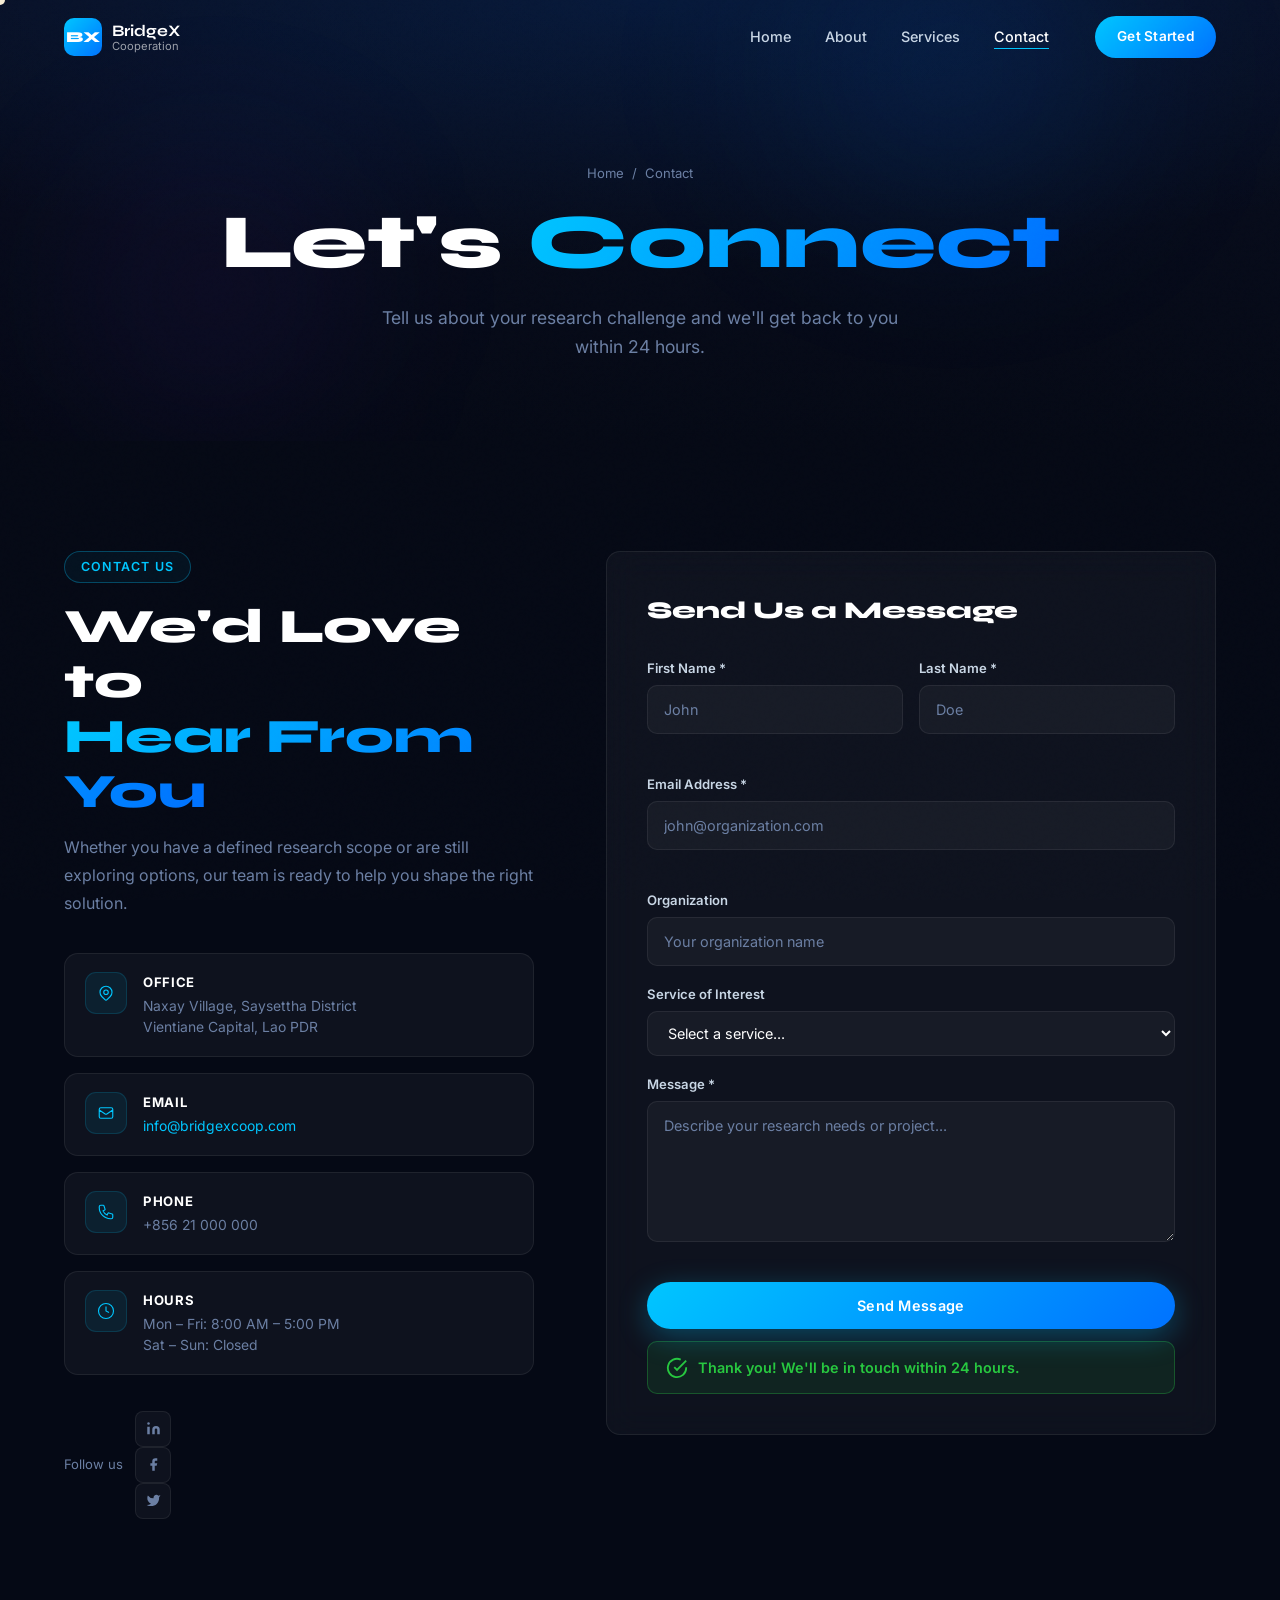
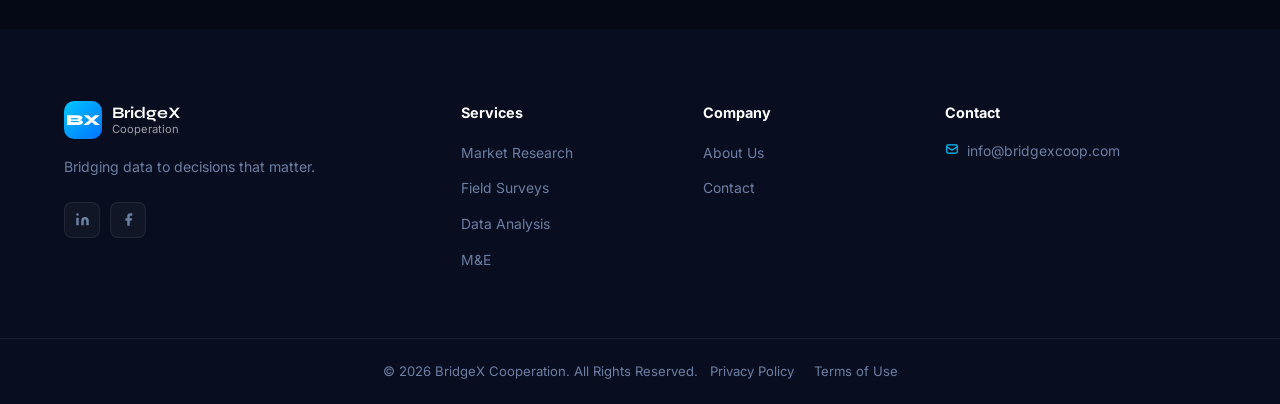
<file: contact.html>
<!DOCTYPE html>
<html lang="en">
<head>
  <meta charset="UTF-8" />
  <meta name="viewport" content="width=device-width, initial-scale=1.0" />
  <title>Contact — BridgeX Cooperation</title>
  <link rel="stylesheet" href="css/style.css" />
  <link rel="stylesheet" href="css/animations.css" />
  <link rel="preconnect" href="https://fonts.googleapis.com" />
  <link href="https://fonts.googleapis.com/css2?family=Inter:wght@300;400;500;600;700;800;900&family=Syne:wght@700;800&display=swap" rel="stylesheet" />
</head>
<body>

  <div class="cursor" id="cursor"></div>
  <div class="cursor-follower" id="cursorFollower"></div>

  <nav class="nav" id="nav">
    <div class="nav-container">
      <a href="index.html" class="nav-logo">
        <span class="logo-mark">BX</span>
        <span class="logo-text">BridgeX <em>Cooperation</em></span>
      </a>
      <ul class="nav-links" id="navLinks">
        <li><a href="index.html" class="nav-link">Home</a></li>
        <li><a href="about.html" class="nav-link">About</a></li>
        <li><a href="services.html" class="nav-link">Services</a></li>
        <li><a href="contact.html" class="nav-link active">Contact</a></li>
      </ul>
      <a href="contact.html" class="btn btn-nav magnetic">Get Started</a>
      <button class="nav-toggle" id="navToggle" aria-label="Toggle menu">
        <span></span><span></span><span></span>
      </button>
    </div>
  </nav>

  <!-- Page Hero -->
  <section class="page-hero">
    <div class="page-hero-bg"></div>
    <div class="container">
      <div class="page-hero-content">
        <div class="breadcrumb reveal-up"><a href="index.html">Home</a> <span>/</span> Contact</div>
        <h1 class="page-hero-title reveal-up">Let's <span class="text-gradient">Connect</span></h1>
        <p class="page-hero-desc reveal-up">Tell us about your research challenge and we'll get back to you within 24 hours.</p>
      </div>
    </div>
    <div class="page-hero-orb orb-1"></div>
    <div class="page-hero-orb orb-2"></div>
  </section>

  <!-- Contact Section -->
  <section class="contact-section section-pad">
    <div class="container">
      <div class="contact-grid">

        <!-- Contact Info -->
        <div class="contact-info">
          <div class="section-tag reveal-up">Contact Us</div>
          <h2 class="section-title reveal-up">We'd Love to<br /><span class="text-gradient">Hear From You</span></h2>
          <p class="reveal-up">Whether you have a defined research scope or are still exploring options, our team is ready to help you shape the right solution.</p>

          <div class="contact-items">
            <div class="contact-item reveal-left" data-delay="0">
              <div class="ci-icon">
                <svg viewBox="0 0 24 24" fill="none" stroke="currentColor" stroke-width="1.5"><path d="M17.657 16.657L13.414 20.9a1.998 1.998 0 01-2.827 0l-4.244-4.243a8 8 0 1111.314 0z"/><path d="M15 11a3 3 0 11-6 0 3 3 0 016 0z"/></svg>
              </div>
              <div class="ci-body">
                <h5>Office</h5>
                <p>Naxay Village, Saysettha District<br />Vientiane Capital, Lao PDR</p>
              </div>
            </div>
            <div class="contact-item reveal-left" data-delay="0.1">
              <div class="ci-icon">
                <svg viewBox="0 0 24 24" fill="none" stroke="currentColor" stroke-width="1.5"><path d="M3 8l7.89 5.26a2 2 0 002.22 0L21 8M5 19h14a2 2 0 002-2V7a2 2 0 00-2-2H5a2 2 0 00-2 2v10a2 2 0 002 2z"/></svg>
              </div>
              <div class="ci-body">
                <h5>Email</h5>
                <p><a href="mailto:info@bridgexcoop.com">info@bridgexcoop.com</a></p>
              </div>
            </div>
            <div class="contact-item reveal-left" data-delay="0.2">
              <div class="ci-icon">
                <svg viewBox="0 0 24 24" fill="none" stroke="currentColor" stroke-width="1.5"><path d="M3 5a2 2 0 012-2h3.28a1 1 0 01.948.684l1.498 4.493a1 1 0 01-.502 1.21l-2.257 1.13a11.042 11.042 0 005.516 5.516l1.13-2.257a1 1 0 011.21-.502l4.493 1.498a1 1 0 01.684.949V19a2 2 0 01-2 2h-1C9.716 21 3 14.284 3 6V5z"/></svg>
              </div>
              <div class="ci-body">
                <h5>Phone</h5>
                <p>+856 21 000 000</p>
              </div>
            </div>
            <div class="contact-item reveal-left" data-delay="0.3">
              <div class="ci-icon">
                <svg viewBox="0 0 24 24" fill="none" stroke="currentColor" stroke-width="1.5"><circle cx="12" cy="12" r="10"/><path d="M12 6v6l4 2"/></svg>
              </div>
              <div class="ci-body">
                <h5>Hours</h5>
                <p>Mon – Fri: 8:00 AM – 5:00 PM<br />Sat – Sun: Closed</p>
              </div>
            </div>
          </div>

          <div class="contact-social reveal-up">
            <span>Follow us</span>
            <div>
              <a href="#" class="social-link" aria-label="LinkedIn"><svg viewBox="0 0 24 24" fill="currentColor"><path d="M16 8a6 6 0 016 6v7h-4v-7a2 2 0 00-2-2 2 2 0 00-2 2v7h-4v-7a6 6 0 016-6zM2 9h4v12H2z"/><circle cx="4" cy="4" r="2"/></svg></a>
              <a href="#" class="social-link" aria-label="Facebook"><svg viewBox="0 0 24 24" fill="currentColor"><path d="M18 2h-3a5 5 0 00-5 5v3H7v4h3v8h4v-8h3l1-4h-4V7a1 1 0 011-1h3z"/></svg></a>
              <a href="#" class="social-link" aria-label="Twitter"><svg viewBox="0 0 24 24" fill="currentColor"><path d="M23 3a10.9 10.9 0 01-3.14 1.53 4.48 4.48 0 00-7.86 3v1A10.66 10.66 0 013 4s-4 9 5 13a11.64 11.64 0 01-7 2c9 5 20 0 20-11.5a4.5 4.5 0 00-.08-.83A7.72 7.72 0 0023 3z"/></svg></a>
            </div>
          </div>
        </div>

        <!-- Contact Form -->
        <div class="contact-form-wrap reveal-scale">
          <div class="glass-card contact-form-card">
            <h3>Send Us a Message</h3>
            <form class="contact-form" id="contactForm" novalidate>
              <div class="form-row">
                <div class="form-group">
                  <label for="firstName">First Name *</label>
                  <input type="text" id="firstName" name="firstName" placeholder="John" required autocomplete="given-name" />
                  <span class="form-error" id="firstNameError"></span>
                </div>
                <div class="form-group">
                  <label for="lastName">Last Name *</label>
                  <input type="text" id="lastName" name="lastName" placeholder="Doe" required autocomplete="family-name" />
                  <span class="form-error" id="lastNameError"></span>
                </div>
              </div>
              <div class="form-group">
                <label for="email">Email Address *</label>
                <input type="email" id="email" name="email" placeholder="john@organization.com" required autocomplete="email" />
                <span class="form-error" id="emailError"></span>
              </div>
              <div class="form-group">
                <label for="organization">Organization</label>
                <input type="text" id="organization" name="organization" placeholder="Your organization name" autocomplete="organization" />
              </div>
              <div class="form-group">
                <label for="service">Service of Interest</label>
                <select id="service" name="service">
                  <option value="" disabled selected>Select a service...</option>
                  <option value="market-research">Market Research</option>
                  <option value="field-surveys">Field Surveys</option>
                  <option value="data-analysis">Data Analysis</option>
                  <option value="me">Monitoring & Evaluation</option>
                  <option value="social-research">Social Research</option>
                  <option value="feasibility">Feasibility Studies</option>
                  <option value="translation">Translation & Localization</option>
                  <option value="workshop">Workshop & Training</option>
                  <option value="other">Other</option>
                </select>
              </div>
              <div class="form-group">
                <label for="message">Message *</label>
                <textarea id="message" name="message" rows="5" placeholder="Describe your research needs or project..." required></textarea>
                <span class="form-error" id="messageError"></span>
              </div>
              <button type="submit" class="btn btn-primary btn-full magnetic" id="submitBtn">
                <span class="btn-text">Send Message</span>
                <span class="btn-loading" hidden>
                  <svg width="18" height="18" viewBox="0 0 24 24" fill="none" stroke="currentColor" stroke-width="2"><path d="M21 12a9 9 0 11-6.219-8.56"/></svg>
                </span>
              </button>
              <div class="form-success" id="formSuccess" hidden>
                <svg width="22" height="22" viewBox="0 0 24 24" fill="none" stroke="currentColor" stroke-width="2"><path d="M22 11.08V12a10 10 0 11-5.93-9.14"/><polyline points="22 4 12 14.01 9 11.01"/></svg>
                Thank you! We'll be in touch within 24 hours.
              </div>
            </form>
          </div>
        </div>
      </div>
    </div>
  </section>

  <footer class="footer">
    <div class="footer-top">
      <div class="container">
        <div class="footer-grid">
          <div class="footer-brand">
            <a href="index.html" class="nav-logo"><span class="logo-mark">BX</span><span class="logo-text">BridgeX <em>Cooperation</em></span></a>
            <p>Bridging data to decisions that matter.</p>
            <div class="footer-social">
              <a href="#" class="social-link" aria-label="LinkedIn"><svg viewBox="0 0 24 24" fill="currentColor"><path d="M16 8a6 6 0 016 6v7h-4v-7a2 2 0 00-2-2 2 2 0 00-2 2v7h-4v-7a6 6 0 016-6zM2 9h4v12H2z"/><circle cx="4" cy="4" r="2"/></svg></a>
              <a href="#" class="social-link" aria-label="Facebook"><svg viewBox="0 0 24 24" fill="currentColor"><path d="M18 2h-3a5 5 0 00-5 5v3H7v4h3v8h4v-8h3l1-4h-4V7a1 1 0 011-1h3z"/></svg></a>
            </div>
          </div>
          <div class="footer-col"><h5>Services</h5><ul><li><a href="services.html">Market Research</a></li><li><a href="services.html">Field Surveys</a></li><li><a href="services.html">Data Analysis</a></li><li><a href="services.html">M&E</a></li></ul></div>
          <div class="footer-col"><h5>Company</h5><ul><li><a href="about.html">About Us</a></li><li><a href="contact.html">Contact</a></li></ul></div>
          <div class="footer-col"><h5>Contact</h5><ul class="footer-contact"><li><svg viewBox="0 0 24 24" fill="none" stroke="currentColor" stroke-width="2"><path d="M3 8l7.89 5.26a2 2 0 002.22 0L21 8M5 19h14a2 2 0 002-2V7a2 2 0 00-2-2H5a2 2 0 00-2 2v10a2 2 0 002 2z"/></svg>info@bridgexcoop.com</li></ul></div>
        </div>
      </div>
    </div>
    <div class="footer-bottom"><div class="container"><p>© 2026 BridgeX Cooperation. All Rights Reserved.</p><div class="footer-links"><a href="#">Privacy Policy</a><a href="#">Terms of Use</a></div></div></div>
  </footer>

  <script src="js/main.js"></script>
</body>
</html>
</file>
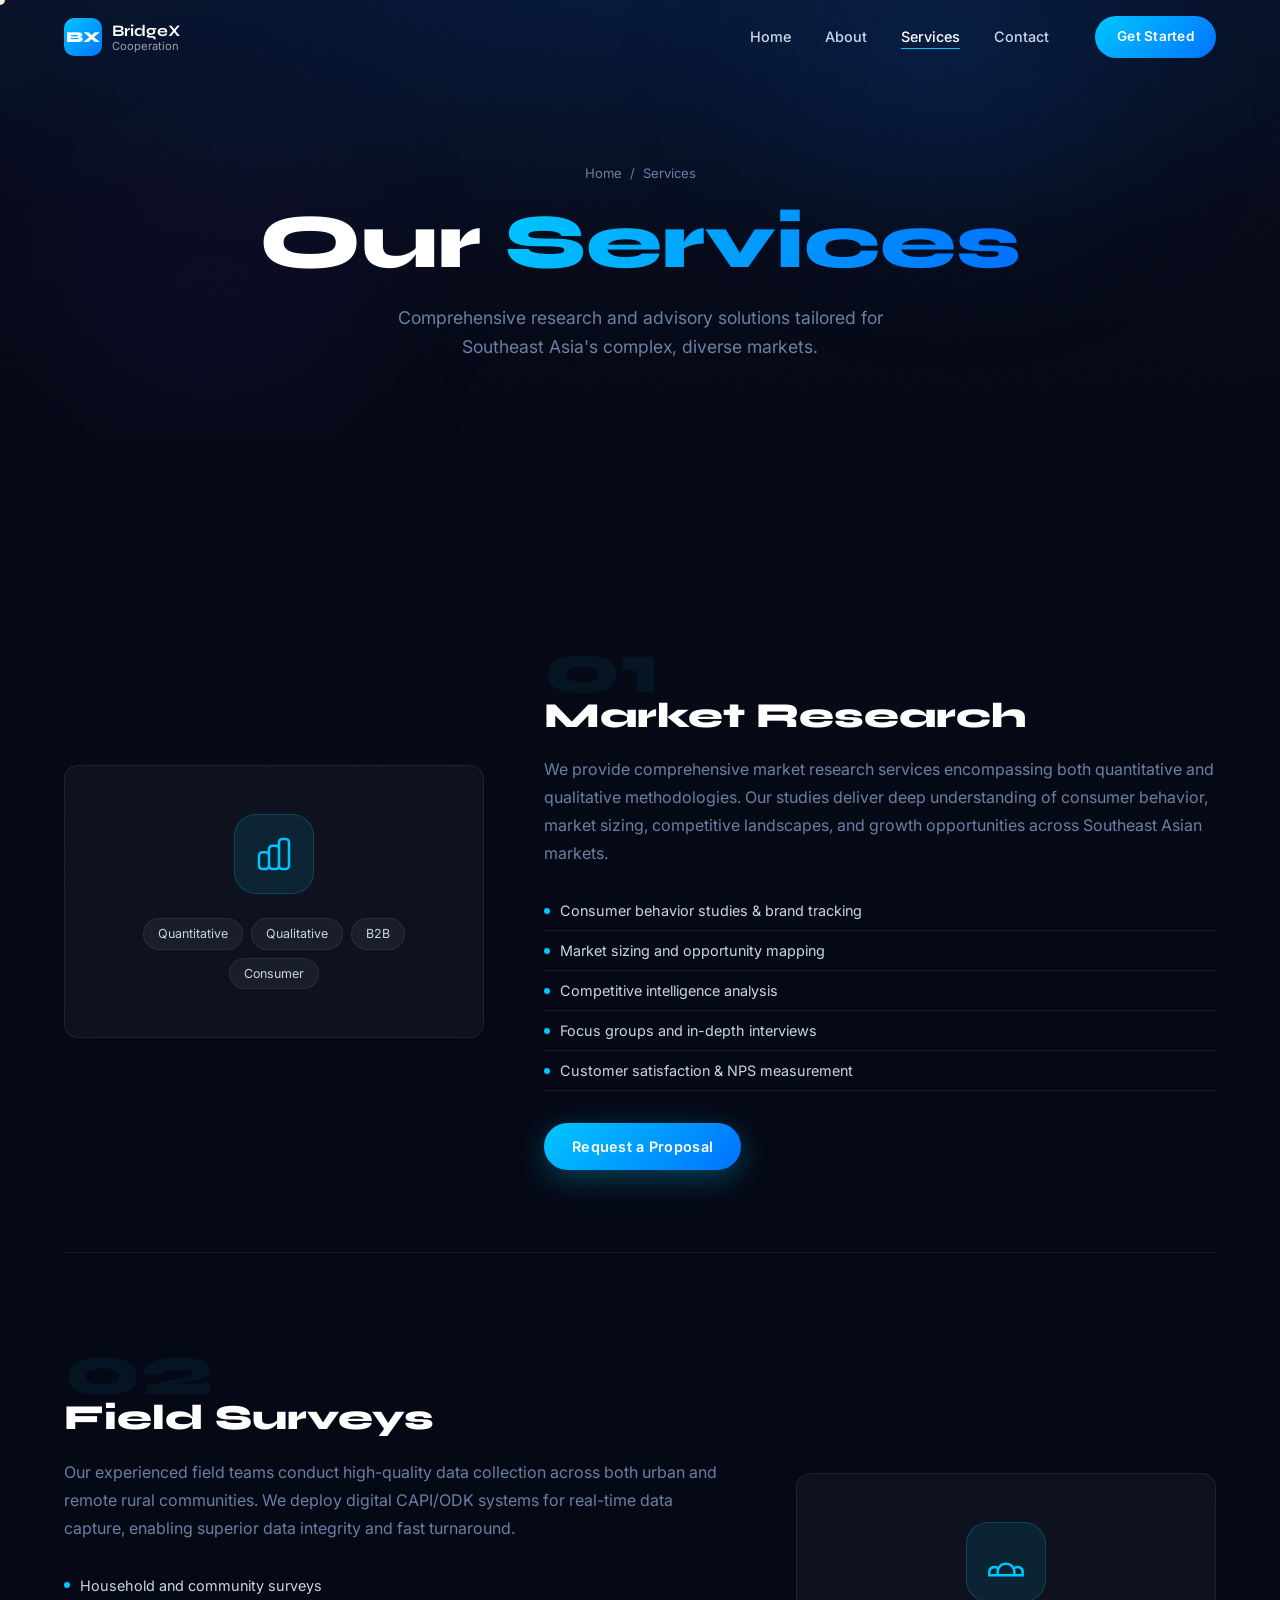
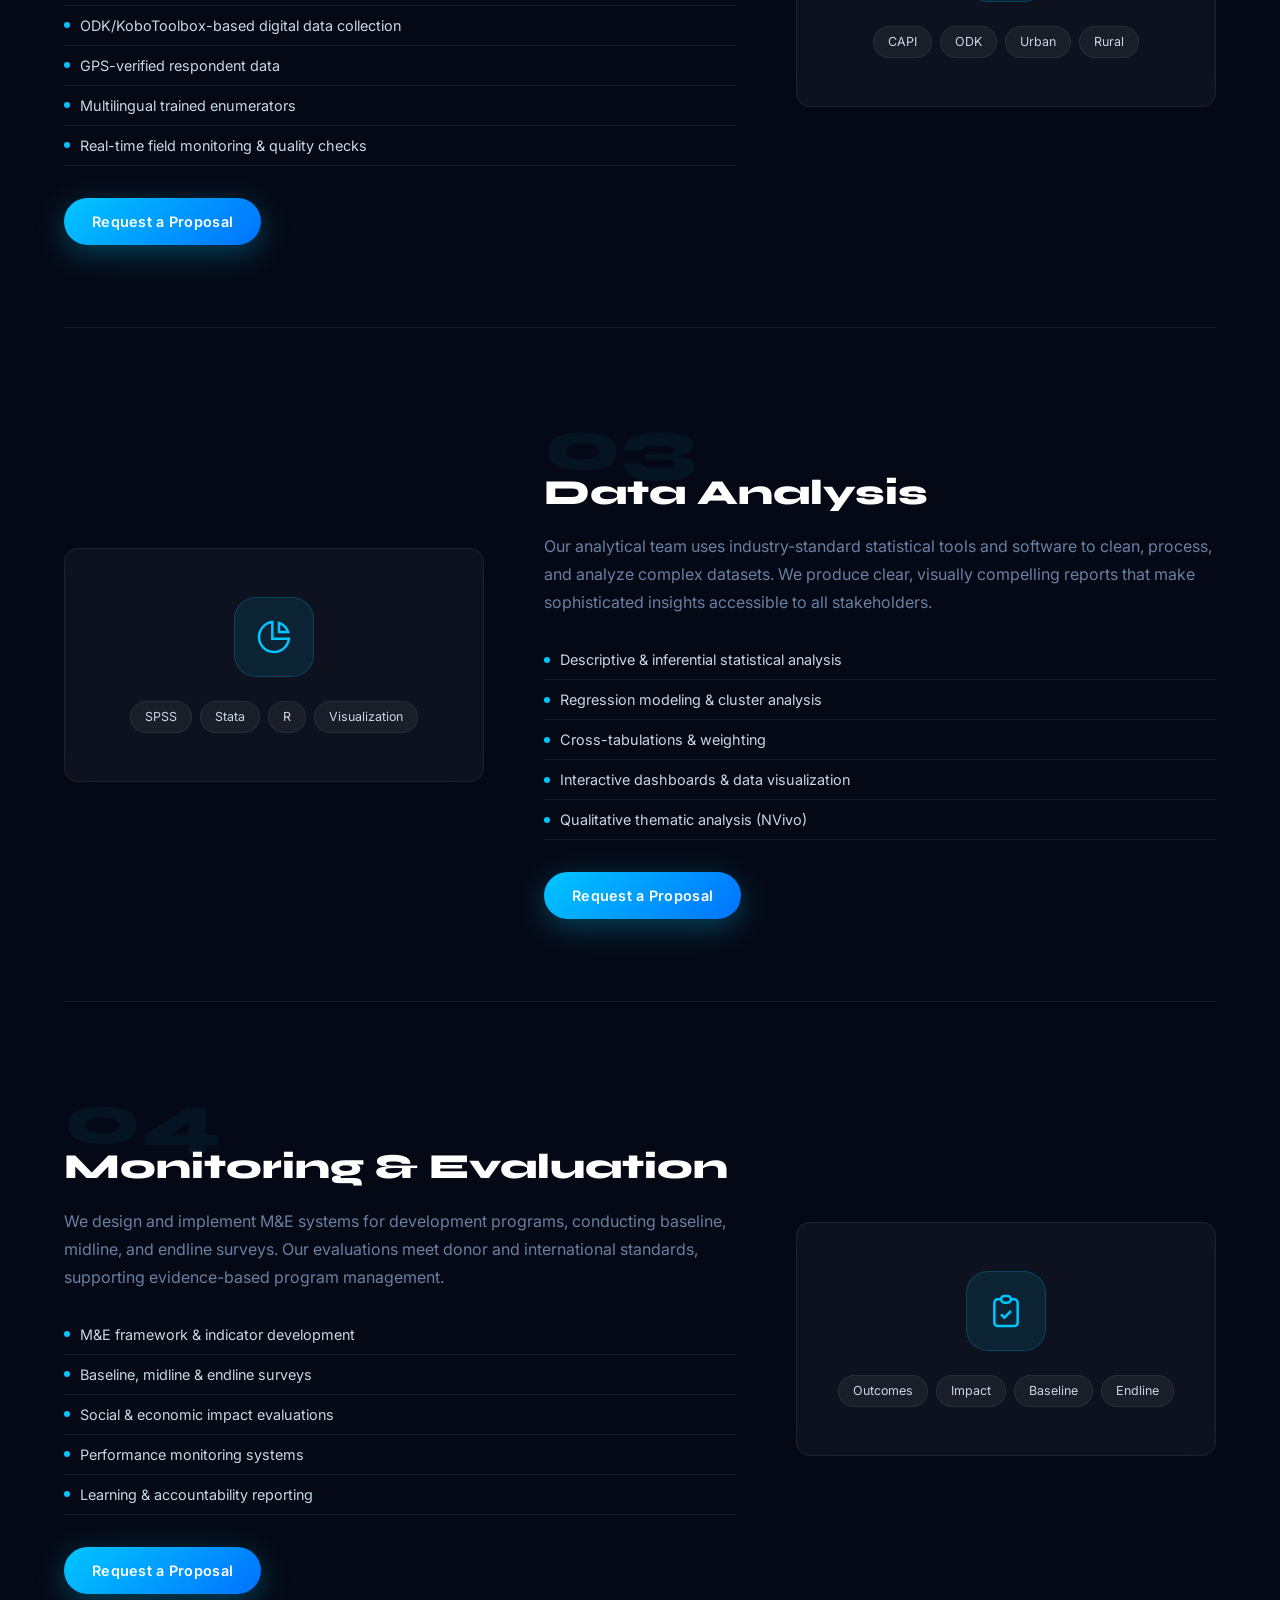
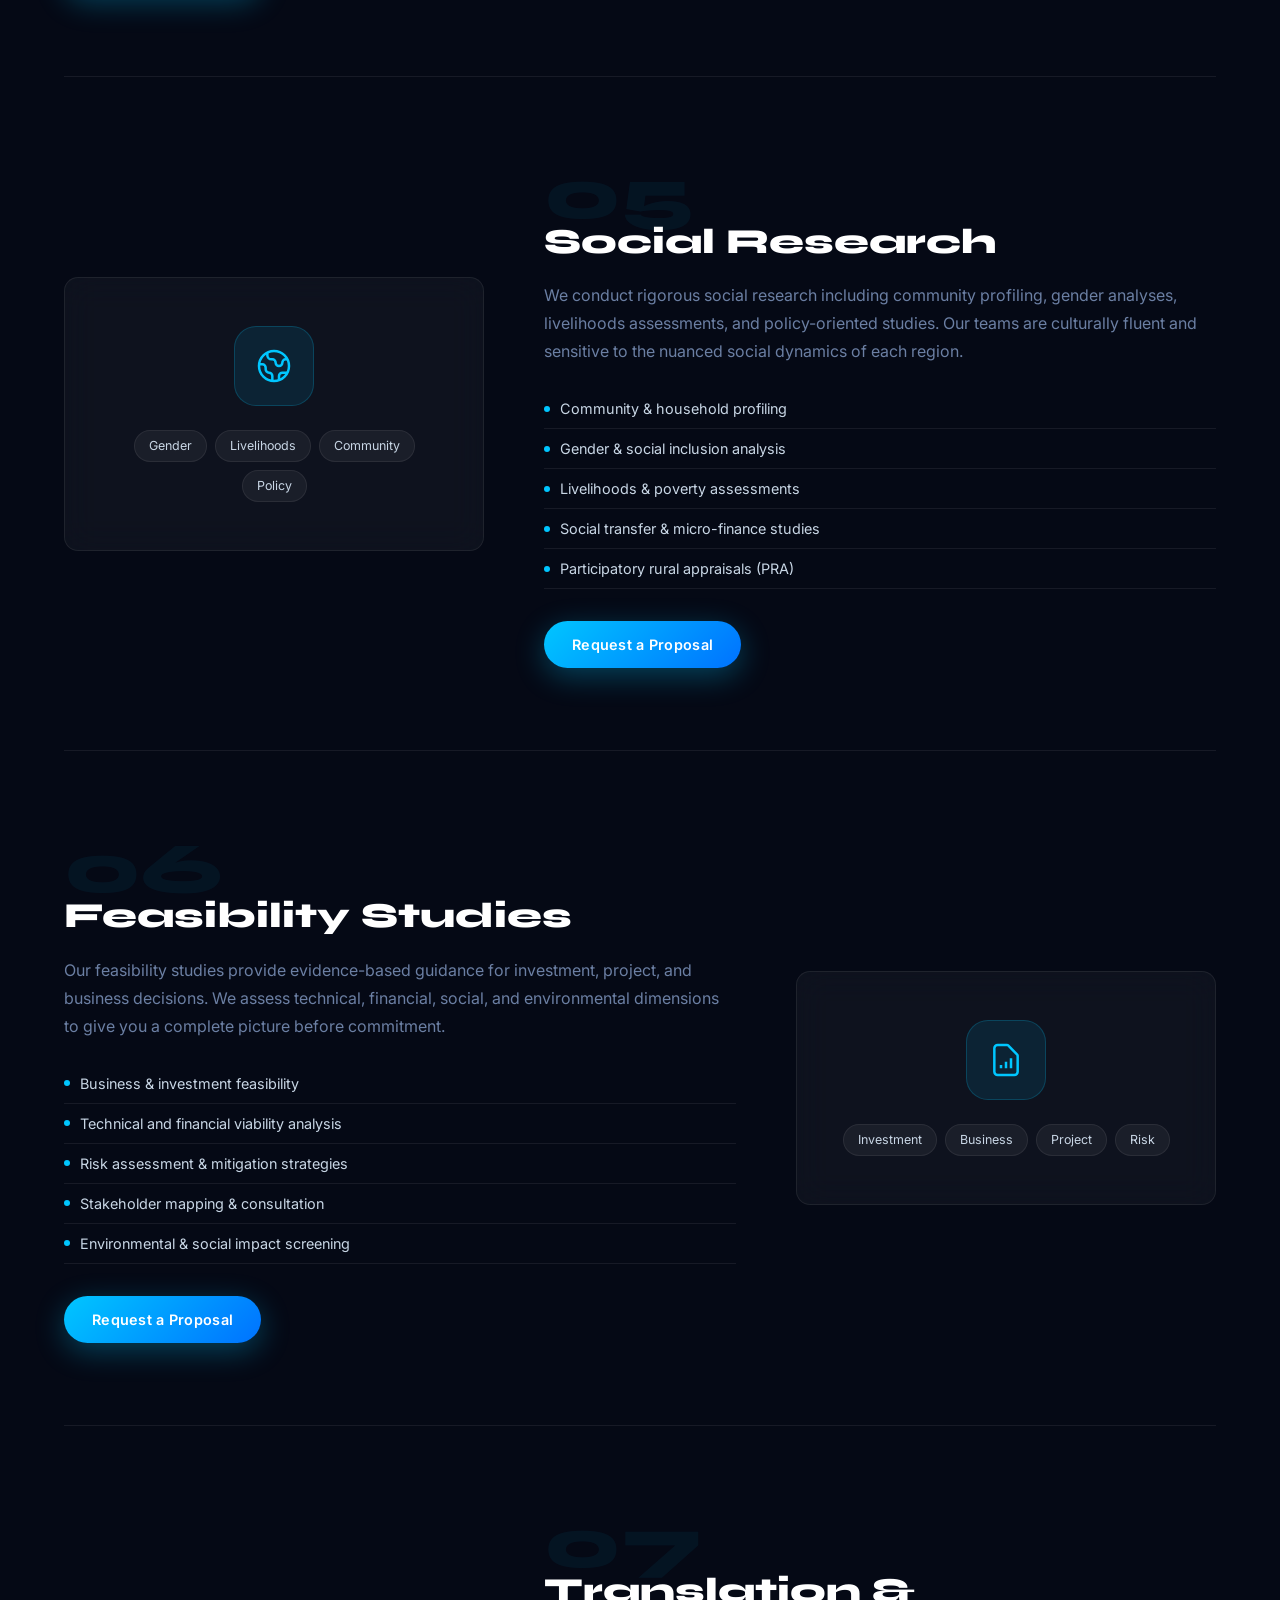
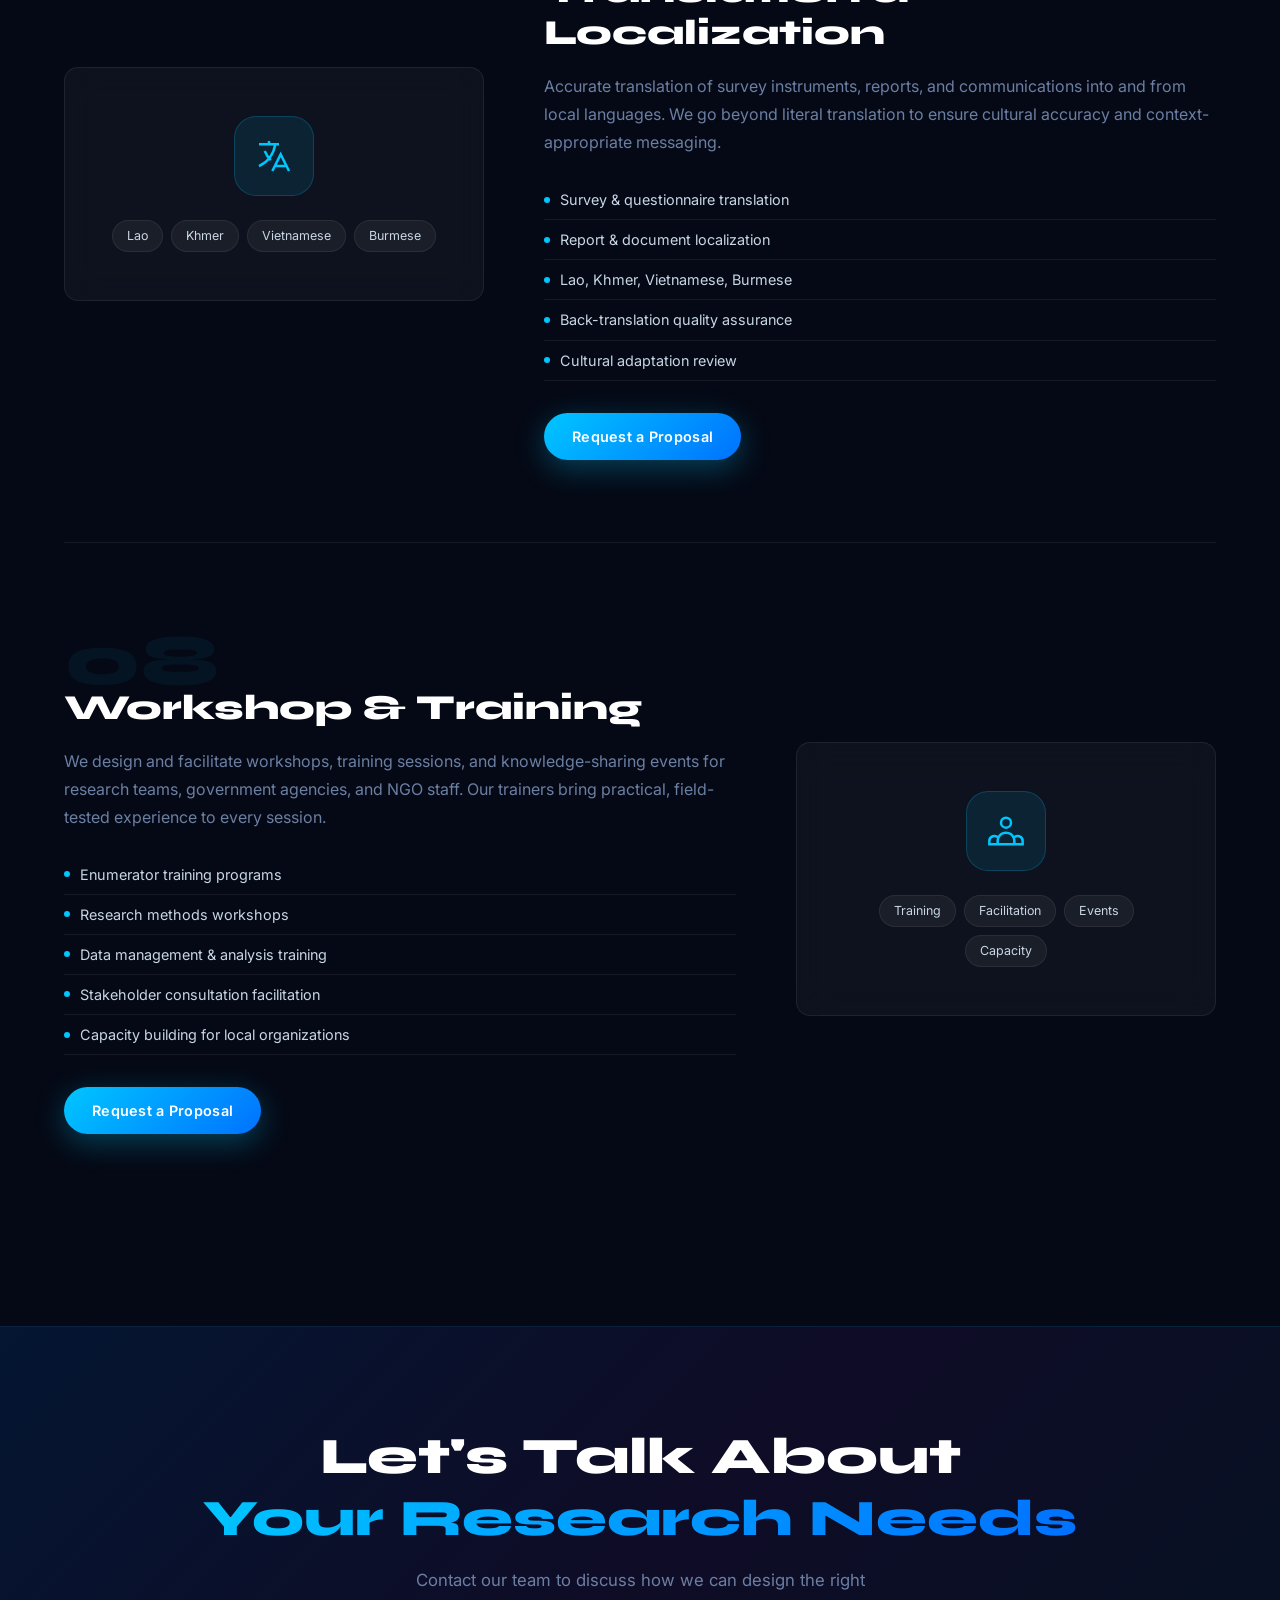
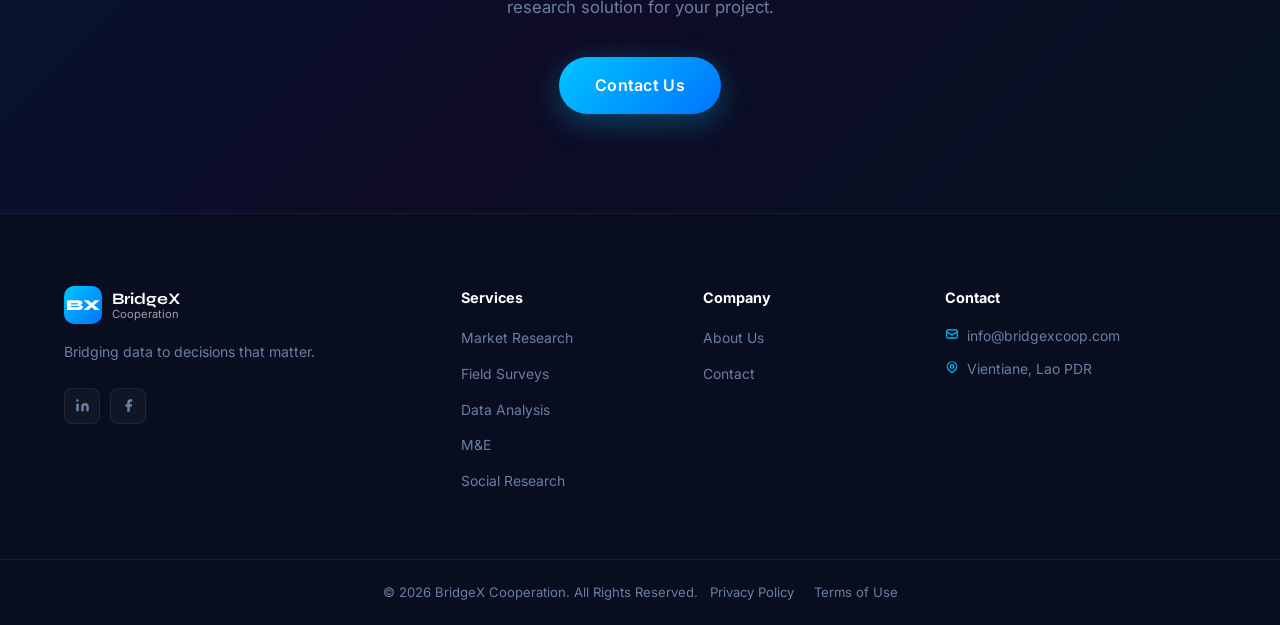
<file: services.html>
<!DOCTYPE html>
<html lang="en">
<head>
  <meta charset="UTF-8" />
  <meta name="viewport" content="width=device-width, initial-scale=1.0" />
  <title>Services — BridgeX Cooperation</title>
  <link rel="stylesheet" href="css/style.css" />
  <link rel="stylesheet" href="css/animations.css" />
  <link rel="preconnect" href="https://fonts.googleapis.com" />
  <link href="https://fonts.googleapis.com/css2?family=Inter:wght@300;400;500;600;700;800;900&family=Syne:wght@700;800&display=swap" rel="stylesheet" />
</head>
<body>

  <div class="cursor" id="cursor"></div>
  <div class="cursor-follower" id="cursorFollower"></div>

  <nav class="nav" id="nav">
    <div class="nav-container">
      <a href="index.html" class="nav-logo">
        <span class="logo-mark">BX</span>
        <span class="logo-text">BridgeX <em>Cooperation</em></span>
      </a>
      <ul class="nav-links" id="navLinks">
        <li><a href="index.html" class="nav-link">Home</a></li>
        <li><a href="about.html" class="nav-link">About</a></li>
        <li><a href="services.html" class="nav-link active">Services</a></li>
        <li><a href="contact.html" class="nav-link">Contact</a></li>
      </ul>
      <a href="contact.html" class="btn btn-nav magnetic">Get Started</a>
      <button class="nav-toggle" id="navToggle" aria-label="Toggle menu">
        <span></span><span></span><span></span>
      </button>
    </div>
  </nav>

  <!-- Page Hero -->
  <section class="page-hero">
    <div class="page-hero-bg"></div>
    <div class="container">
      <div class="page-hero-content">
        <div class="breadcrumb reveal-up"><a href="index.html">Home</a> <span>/</span> Services</div>
        <h1 class="page-hero-title reveal-up">Our <span class="text-gradient">Services</span></h1>
        <p class="page-hero-desc reveal-up">Comprehensive research and advisory solutions tailored for Southeast Asia's complex, diverse markets.</p>
      </div>
    </div>
    <div class="page-hero-orb orb-1"></div>
    <div class="page-hero-orb orb-2"></div>
  </section>

  <!-- Services List -->
  <section class="services-full section-pad">
    <div class="container">

      <div class="service-detail-row reveal-row">
        <div class="service-detail-visual">
          <div class="service-visual-card glass-card">
            <div class="visual-icon">
              <svg viewBox="0 0 24 24" fill="none" stroke="currentColor" stroke-width="1.5"><path d="M9 19v-6a2 2 0 00-2-2H5a2 2 0 00-2 2v6a2 2 0 002 2h2a2 2 0 002-2zm0 0V9a2 2 0 012-2h2a2 2 0 012 2v10m-6 0a2 2 0 002 2h2a2 2 0 002-2m0 0V5a2 2 0 012-2h2a2 2 0 012 2v14a2 2 0 01-2 2h-2a2 2 0 01-2-2z"/></svg>
            </div>
            <div class="visual-tags">
              <span>Quantitative</span>
              <span>Qualitative</span>
              <span>B2B</span>
              <span>Consumer</span>
            </div>
          </div>
        </div>
        <div class="service-detail-content">
          <div class="service-num">01</div>
          <h2>Market Research</h2>
          <p>We provide comprehensive market research services encompassing both quantitative and qualitative methodologies. Our studies deliver deep understanding of consumer behavior, market sizing, competitive landscapes, and growth opportunities across Southeast Asian markets.</p>
          <ul class="service-features">
            <li>Consumer behavior studies &amp; brand tracking</li>
            <li>Market sizing and opportunity mapping</li>
            <li>Competitive intelligence analysis</li>
            <li>Focus groups and in-depth interviews</li>
            <li>Customer satisfaction &amp; NPS measurement</li>
          </ul>
          <a href="contact.html" class="btn btn-primary magnetic">Request a Proposal</a>
        </div>
      </div>

      <div class="service-detail-row reveal-row reverse">
        <div class="service-detail-visual">
          <div class="service-visual-card glass-card">
            <div class="visual-icon">
              <svg viewBox="0 0 24 24" fill="none" stroke="currentColor" stroke-width="1.5"><path d="M17 20h5v-2a3 3 0 00-5.356-1.857M17 20H7m10 0v-2c0-.656-.126-1.283-.356-1.857M7 20H2v-2a3 3 0 015.356-1.857M7 20v-2c0-.656.126-1.283.356-1.857m0 0a5.002 5.002 0 019.288 0"/></svg>
            </div>
            <div class="visual-tags">
              <span>CAPI</span>
              <span>ODK</span>
              <span>Urban</span>
              <span>Rural</span>
            </div>
          </div>
        </div>
        <div class="service-detail-content">
          <div class="service-num">02</div>
          <h2>Field Surveys</h2>
          <p>Our experienced field teams conduct high-quality data collection across both urban and remote rural communities. We deploy digital CAPI/ODK systems for real-time data capture, enabling superior data integrity and fast turnaround.</p>
          <ul class="service-features">
            <li>Household and community surveys</li>
            <li>ODK/KoboToolbox-based digital data collection</li>
            <li>GPS-verified respondent data</li>
            <li>Multilingual trained enumerators</li>
            <li>Real-time field monitoring &amp; quality checks</li>
          </ul>
          <a href="contact.html" class="btn btn-primary magnetic">Request a Proposal</a>
        </div>
      </div>

      <div class="service-detail-row reveal-row">
        <div class="service-detail-visual">
          <div class="service-visual-card glass-card">
            <div class="visual-icon">
              <svg viewBox="0 0 24 24" fill="none" stroke="currentColor" stroke-width="1.5"><path d="M11 3.055A9.001 9.001 0 1020.945 13H11V3.055z"/><path d="M20.488 9H15V3.512A9.025 9.025 0 0120.488 9z"/></svg>
            </div>
            <div class="visual-tags">
              <span>SPSS</span>
              <span>Stata</span>
              <span>R</span>
              <span>Visualization</span>
            </div>
          </div>
        </div>
        <div class="service-detail-content">
          <div class="service-num">03</div>
          <h2>Data Analysis</h2>
          <p>Our analytical team uses industry-standard statistical tools and software to clean, process, and analyze complex datasets. We produce clear, visually compelling reports that make sophisticated insights accessible to all stakeholders.</p>
          <ul class="service-features">
            <li>Descriptive &amp; inferential statistical analysis</li>
            <li>Regression modeling &amp; cluster analysis</li>
            <li>Cross-tabulations &amp; weighting</li>
            <li>Interactive dashboards &amp; data visualization</li>
            <li>Qualitative thematic analysis (NVivo)</li>
          </ul>
          <a href="contact.html" class="btn btn-primary magnetic">Request a Proposal</a>
        </div>
      </div>

      <div class="service-detail-row reveal-row reverse">
        <div class="service-detail-visual">
          <div class="service-visual-card glass-card">
            <div class="visual-icon">
              <svg viewBox="0 0 24 24" fill="none" stroke="currentColor" stroke-width="1.5"><path d="M9 5H7a2 2 0 00-2 2v12a2 2 0 002 2h10a2 2 0 002-2V7a2 2 0 00-2-2h-2M9 5a2 2 0 002 2h2a2 2 0 002-2M9 5a2 2 0 012-2h2a2 2 0 012 2m-6 9l2 2 4-4"/></svg>
            </div>
            <div class="visual-tags">
              <span>Outcomes</span>
              <span>Impact</span>
              <span>Baseline</span>
              <span>Endline</span>
            </div>
          </div>
        </div>
        <div class="service-detail-content">
          <div class="service-num">04</div>
          <h2>Monitoring & Evaluation</h2>
          <p>We design and implement M&E systems for development programs, conducting baseline, midline, and endline surveys. Our evaluations meet donor and international standards, supporting evidence-based program management.</p>
          <ul class="service-features">
            <li>M&E framework &amp; indicator development</li>
            <li>Baseline, midline &amp; endline surveys</li>
            <li>Social &amp; economic impact evaluations</li>
            <li>Performance monitoring systems</li>
            <li>Learning &amp; accountability reporting</li>
          </ul>
          <a href="contact.html" class="btn btn-primary magnetic">Request a Proposal</a>
        </div>
      </div>

      <div class="service-detail-row reveal-row">
        <div class="service-detail-visual">
          <div class="service-visual-card glass-card">
            <div class="visual-icon">
              <svg viewBox="0 0 24 24" fill="none" stroke="currentColor" stroke-width="1.5"><path d="M3.055 11H5a2 2 0 012 2v1a2 2 0 002 2 2 2 0 012 2v2.945M8 3.935V5.5A2.5 2.5 0 0010.5 8h.5a2 2 0 012 2 2 2 0 104 0 2 2 0 012-2h1.064M15 20.488V18a2 2 0 012-2h3.064"/><path d="M21 12a9 9 0 11-18 0 9 9 0 0118 0z"/></svg>
            </div>
            <div class="visual-tags">
              <span>Gender</span>
              <span>Livelihoods</span>
              <span>Community</span>
              <span>Policy</span>
            </div>
          </div>
        </div>
        <div class="service-detail-content">
          <div class="service-num">05</div>
          <h2>Social Research</h2>
          <p>We conduct rigorous social research including community profiling, gender analyses, livelihoods assessments, and policy-oriented studies. Our teams are culturally fluent and sensitive to the nuanced social dynamics of each region.</p>
          <ul class="service-features">
            <li>Community &amp; household profiling</li>
            <li>Gender &amp; social inclusion analysis</li>
            <li>Livelihoods &amp; poverty assessments</li>
            <li>Social transfer &amp; micro-finance studies</li>
            <li>Participatory rural appraisals (PRA)</li>
          </ul>
          <a href="contact.html" class="btn btn-primary magnetic">Request a Proposal</a>
        </div>
      </div>

      <div class="service-detail-row reveal-row reverse">
        <div class="service-detail-visual">
          <div class="service-visual-card glass-card">
            <div class="visual-icon">
              <svg viewBox="0 0 24 24" fill="none" stroke="currentColor" stroke-width="1.5"><path d="M9 17v-2m3 2v-4m3 4v-6m2 10H7a2 2 0 01-2-2V5a2 2 0 012-2h5.586a1 1 0 01.707.293l5.414 5.414a1 1 0 01.293.707V19a2 2 0 01-2 2z"/></svg>
            </div>
            <div class="visual-tags">
              <span>Investment</span>
              <span>Business</span>
              <span>Project</span>
              <span>Risk</span>
            </div>
          </div>
        </div>
        <div class="service-detail-content">
          <div class="service-num">06</div>
          <h2>Feasibility Studies</h2>
          <p>Our feasibility studies provide evidence-based guidance for investment, project, and business decisions. We assess technical, financial, social, and environmental dimensions to give you a complete picture before commitment.</p>
          <ul class="service-features">
            <li>Business &amp; investment feasibility</li>
            <li>Technical and financial viability analysis</li>
            <li>Risk assessment &amp; mitigation strategies</li>
            <li>Stakeholder mapping &amp; consultation</li>
            <li>Environmental &amp; social impact screening</li>
          </ul>
          <a href="contact.html" class="btn btn-primary magnetic">Request a Proposal</a>
        </div>
      </div>

      <div class="service-detail-row reveal-row">
        <div class="service-detail-visual">
          <div class="service-visual-card glass-card">
            <div class="visual-icon">
              <svg viewBox="0 0 24 24" fill="none" stroke="currentColor" stroke-width="1.5"><path d="M3 5h12M9 3v2m1.048 9.5A18.022 18.022 0 016.412 9m6.088 9h7M11 21l5-10 5 10M12.751 5C11.783 10.77 8.07 15.61 3 18.129"/></svg>
            </div>
            <div class="visual-tags">
              <span>Lao</span>
              <span>Khmer</span>
              <span>Vietnamese</span>
              <span>Burmese</span>
            </div>
          </div>
        </div>
        <div class="service-detail-content">
          <div class="service-num">07</div>
          <h2>Translation & Localization</h2>
          <p>Accurate translation of survey instruments, reports, and communications into and from local languages. We go beyond literal translation to ensure cultural accuracy and context-appropriate messaging.</p>
          <ul class="service-features">
            <li>Survey &amp; questionnaire translation</li>
            <li>Report &amp; document localization</li>
            <li>Lao, Khmer, Vietnamese, Burmese</li>
            <li>Back-translation quality assurance</li>
            <li>Cultural adaptation review</li>
          </ul>
          <a href="contact.html" class="btn btn-primary magnetic">Request a Proposal</a>
        </div>
      </div>

      <div class="service-detail-row reveal-row reverse">
        <div class="service-detail-visual">
          <div class="service-visual-card glass-card">
            <div class="visual-icon">
              <svg viewBox="0 0 24 24" fill="none" stroke="currentColor" stroke-width="1.5"><path d="M17 20h5v-2a3 3 0 00-5.356-1.857M17 20H7m10 0v-2c0-.656-.126-1.283-.356-1.857M7 20H2v-2a3 3 0 015.356-1.857M7 20v-2c0-.656.126-1.283.356-1.857m0 0a5.002 5.002 0 019.288 0M15 7a3 3 0 11-6 0 3 3 0 016 0z"/></svg>
            </div>
            <div class="visual-tags">
              <span>Training</span>
              <span>Facilitation</span>
              <span>Events</span>
              <span>Capacity</span>
            </div>
          </div>
        </div>
        <div class="service-detail-content">
          <div class="service-num">08</div>
          <h2>Workshop & Training</h2>
          <p>We design and facilitate workshops, training sessions, and knowledge-sharing events for research teams, government agencies, and NGO staff. Our trainers bring practical, field-tested experience to every session.</p>
          <ul class="service-features">
            <li>Enumerator training programs</li>
            <li>Research methods workshops</li>
            <li>Data management &amp; analysis training</li>
            <li>Stakeholder consultation facilitation</li>
            <li>Capacity building for local organizations</li>
          </ul>
          <a href="contact.html" class="btn btn-primary magnetic">Request a Proposal</a>
        </div>
      </div>

    </div>
  </section>

  <!-- CTA Banner -->
  <section class="cta-section">
    <div class="cta-bg"></div>
    <div class="container">
      <div class="cta-content">
        <h2 class="cta-title reveal-up">Let's Talk About<br /><span class="text-gradient">Your Research Needs</span></h2>
        <p class="cta-desc reveal-up">Contact our team to discuss how we can design the right research solution for your project.</p>
        <div class="cta-actions reveal-up">
          <a href="contact.html" class="btn btn-primary magnetic btn-lg">Contact Us</a>
        </div>
      </div>
    </div>
  </section>

  <footer class="footer">
    <div class="footer-top">
      <div class="container">
        <div class="footer-grid">
          <div class="footer-brand">
            <a href="index.html" class="nav-logo">
              <span class="logo-mark">BX</span>
              <span class="logo-text">BridgeX <em>Cooperation</em></span>
            </a>
            <p>Bridging data to decisions that matter.</p>
            <div class="footer-social">
              <a href="#" class="social-link" aria-label="LinkedIn"><svg viewBox="0 0 24 24" fill="currentColor"><path d="M16 8a6 6 0 016 6v7h-4v-7a2 2 0 00-2-2 2 2 0 00-2 2v7h-4v-7a6 6 0 016-6zM2 9h4v12H2z"/><circle cx="4" cy="4" r="2"/></svg></a>
              <a href="#" class="social-link" aria-label="Facebook"><svg viewBox="0 0 24 24" fill="currentColor"><path d="M18 2h-3a5 5 0 00-5 5v3H7v4h3v8h4v-8h3l1-4h-4V7a1 1 0 011-1h3z"/></svg></a>
            </div>
          </div>
          <div class="footer-col"><h5>Services</h5><ul><li><a href="services.html">Market Research</a></li><li><a href="services.html">Field Surveys</a></li><li><a href="services.html">Data Analysis</a></li><li><a href="services.html">M&E</a></li><li><a href="services.html">Social Research</a></li></ul></div>
          <div class="footer-col"><h5>Company</h5><ul><li><a href="about.html">About Us</a></li><li><a href="contact.html">Contact</a></li></ul></div>
          <div class="footer-col"><h5>Contact</h5><ul class="footer-contact"><li><svg viewBox="0 0 24 24" fill="none" stroke="currentColor" stroke-width="2"><path d="M3 8l7.89 5.26a2 2 0 002.22 0L21 8M5 19h14a2 2 0 002-2V7a2 2 0 00-2-2H5a2 2 0 00-2 2v10a2 2 0 002 2z"/></svg>info@bridgexcoop.com</li><li><svg viewBox="0 0 24 24" fill="none" stroke="currentColor" stroke-width="2"><path d="M17.657 16.657L13.414 20.9a1.998 1.998 0 01-2.827 0l-4.244-4.243a8 8 0 1111.314 0z"/><path d="M15 11a3 3 0 11-6 0 3 3 0 016 0z"/></svg>Vientiane, Lao PDR</li></ul></div>
        </div>
      </div>
    </div>
    <div class="footer-bottom"><div class="container"><p>© 2026 BridgeX Cooperation. All Rights Reserved.</p><div class="footer-links"><a href="#">Privacy Policy</a><a href="#">Terms of Use</a></div></div></div>
  </footer>

  <script src="js/main.js"></script>
</body>
</html>
</file>
<file: css/style.css>
/* ============================================================
   BridgeX Cooperation — Main Stylesheet
   ============================================================ */

/* --- Reset & Base --- */
*, *::before, *::after { box-sizing: border-box; margin: 0; padding: 0; }

:root {
  --bg:       #050915;
  --bg-2:     #080d1f;
  --bg-card:  rgba(255,255,255,0.04);
  --border:   rgba(255,255,255,0.07);
  --accent:   #00c6ff;
  --accent-2: #0072ff;
  --accent-3: #7b2ff7;
  --white:    #ffffff;
  --text:     #c8d6e5;
  --text-dim: #6b7fa3;
  --radius:   14px;
  --radius-lg:22px;
  --font:     'Inter', sans-serif;
  --font-head:'Syne', sans-serif;
  --trans:    cubic-bezier(0.65,0,0.35,1);
  --shadow:   0 20px 60px rgba(0,0,0,0.5);
}

html { scroll-behavior: smooth; font-size: 16px; }

body {
  font-family: var(--font);
  background-color: var(--bg);
  color: var(--text);
  line-height: 1.6;
  overflow-x: hidden;
  -webkit-font-smoothing: antialiased;
}

a { color: inherit; text-decoration: none; }
ul { list-style: none; }
img { max-width: 100%; display: block; }
button { cursor: pointer; border: none; background: none; font: inherit; }

/* --- Scrollbar --- */
::-webkit-scrollbar { width: 4px; }
::-webkit-scrollbar-track { background: var(--bg); }
::-webkit-scrollbar-thumb { background: var(--accent); border-radius: 2px; }

/* --- Custom Cursor --- */
.cursor,
.cursor-follower {
  position: fixed;
  border-radius: 50%;
  pointer-events: none;
  z-index: 9999;
  mix-blend-mode: difference;
  transition: transform 0.1s var(--trans), opacity 0.3s;
}
.cursor {
  width: 10px; height: 10px;
  background: var(--white);
  transform: translate(-50%, -50%);
}
.cursor-follower {
  width: 36px; height: 36px;
  border: 1.5px solid rgba(255,255,255,0.5);
  transform: translate(-50%, -50%);
  transition: width 0.3s var(--trans), height 0.3s var(--trans), transform 0.08s var(--trans), border-color 0.3s;
}
.cursor.hover { transform: translate(-50%,-50%) scale(2); }
.cursor-follower.hover { width: 60px; height: 60px; border-color: var(--accent); }
@media (hover: none) { .cursor, .cursor-follower { display: none; } }

/* --- Loader --- */
.loader {
  position: fixed; inset: 0; z-index: 10000;
  background: var(--bg);
  display: flex; align-items: center; justify-content: center;
  transition: opacity 0.6s var(--trans), visibility 0.6s;
}
.loader.hidden { opacity: 0; visibility: hidden; pointer-events: none; }
.loader-inner { text-align: center; }
.loader-logo {
  width: 80px; height: 80px;
  margin: 0 auto 24px;
  animation: spin-pulse 1.5s ease-in-out infinite;
}
.loader-logo text {
  font-family: var(--font-head);
  font-size: 36px;
  font-weight: 800;
  fill: var(--accent);
}
.loader-bar {
  width: 160px; height: 2px;
  background: rgba(255,255,255,0.1);
  border-radius: 2px;
  overflow: hidden;
}
.loader-progress {
  height: 100%;
  background: linear-gradient(90deg, var(--accent), var(--accent-2));
  border-radius: 2px;
  width: 0;
  transition: width 0.3s ease;
}
@keyframes spin-pulse {
  0%,100% { transform: scale(1); opacity:1; }
  50% { transform: scale(1.1); opacity:.7; }
}

/* --- Container --- */
.container {
  max-width: 1200px;
  margin: 0 auto;
  padding: 0 24px;
}

/* --- Gradient Text --- */
.text-gradient {
  background: linear-gradient(120deg, var(--accent), var(--accent-2), var(--accent-3));
  -webkit-background-clip: text;
  -webkit-text-fill-color: transparent;
  background-clip: text;
}

/* --- Buttons --- */
.btn {
  display: inline-flex; align-items: center; gap: 8px;
  padding: 12px 28px;
  border-radius: 50px;
  font-size: 0.9rem;
  font-weight: 600;
  letter-spacing: 0.02em;
  transition: all 0.3s var(--trans);
  white-space: nowrap;
  position: relative;
  overflow: hidden;
}
.btn::before {
  content: '';
  position: absolute; inset: 0;
  background: rgba(255,255,255,0.1);
  transform: translateX(-100%);
  transition: transform 0.4s var(--trans);
  border-radius: 50px;
}
.btn:hover::before { transform: translateX(0); }

.btn-primary {
  background: linear-gradient(135deg, var(--accent), var(--accent-2));
  color: var(--white);
  box-shadow: 0 8px 30px rgba(0,198,255,0.3);
}
.btn-primary:hover { box-shadow: 0 12px 40px rgba(0,198,255,0.5); transform: translateY(-2px); }

.btn-ghost {
  color: var(--white);
  border: 1px solid rgba(255,255,255,0.2);
  backdrop-filter: blur(8px);
}
.btn-ghost:hover { border-color: var(--accent); color: var(--accent); transform: translateY(-2px); }

.btn-outline {
  color: var(--accent);
  border: 1.5px solid var(--accent);
}
.btn-outline:hover { background: var(--accent); color: var(--bg); transform: translateY(-2px); }

.btn-nav {
  background: linear-gradient(135deg, var(--accent), var(--accent-2));
  color: var(--white);
  padding: 10px 22px;
  font-size: 0.85rem;
}

.btn-lg { padding: 16px 36px; font-size: 1rem; }
.btn-full { width: 100%; justify-content: center; }

/* --- Navigation --- */
.nav {
  position: fixed; top: 0; left: 0; right: 0;
  z-index: 1000;
  padding: 16px 0;
  transition: background 0.4s var(--trans), padding 0.4s var(--trans), backdrop-filter 0.4s;
}
.nav.scrolled {
  background: rgba(5,9,21,0.85);
  backdrop-filter: blur(20px);
  padding: 10px 0;
  border-bottom: 1px solid var(--border);
}
.nav-container {
  max-width: 1200px; margin: 0 auto; padding: 0 24px;
  display: flex; align-items: center; gap: 32px;
}
.nav-logo {
  display: flex; align-items: center; gap: 10px;
  flex-shrink: 0;
}
.logo-mark {
  width: 38px; height: 38px;
  background: linear-gradient(135deg, var(--accent), var(--accent-2));
  border-radius: 10px;
  display: flex; align-items: center; justify-content: center;
  font-family: var(--font-head);
  font-weight: 800;
  font-size: 0.95rem;
  color: var(--white);
  flex-shrink: 0;
}
.logo-text {
  font-family: var(--font-head);
  font-weight: 700;
  font-size: 1rem;
  color: var(--white);
  line-height: 1.2;
}
.logo-text em { font-style: normal; opacity: 0.6; display: block; font-size: 0.7rem; font-family: var(--font); font-weight: 400; }

.nav-links {
  display: flex; align-items: center; gap: 6px;
  margin-left: auto;
}
.nav-link {
  padding: 8px 14px;
  border-radius: 8px;
  font-size: 0.9rem;
  font-weight: 500;
  color: var(--text);
  transition: color 0.2s, background 0.2s;
  position: relative;
}
.nav-link::after {
  content: '';
  position: absolute; bottom: 4px; left: 14px; right: 14px;
  height: 1.5px;
  background: var(--accent);
  transform: scaleX(0);
  transition: transform 0.3s var(--trans);
}
.nav-link:hover, .nav-link.active { color: var(--white); }
.nav-link:hover::after, .nav-link.active::after { transform: scaleX(1); }

.nav-toggle {
  display: none;
  flex-direction: column; gap: 5px;
  width: 28px; height: 24px;
  justify-content: center;
  margin-left: auto;
}
.nav-toggle span {
  display: block; height: 2px;
  background: var(--white);
  border-radius: 2px;
  transition: all 0.35s var(--trans);
  transform-origin: center;
}
.nav-toggle.open span:nth-child(1) { transform: rotate(45deg) translate(5px,5px); }
.nav-toggle.open span:nth-child(2) { opacity: 0; transform: translateX(-10px); }
.nav-toggle.open span:nth-child(3) { transform: rotate(-45deg) translate(5px,-5px); }

/* --- Glass Card --- */
.glass-card {
  background: var(--bg-card);
  border: 1px solid var(--border);
  border-radius: var(--radius);
  backdrop-filter: blur(16px);
}

/* --- Section Shared --- */
.section-pad { padding: 110px 0; }
.section-header { text-align: center; max-width: 640px; margin: 0 auto 64px; }
.section-tag {
  display: inline-block;
  padding: 5px 16px;
  border-radius: 50px;
  border: 1px solid rgba(0,198,255,0.3);
  color: var(--accent);
  font-size: 0.78rem;
  font-weight: 600;
  letter-spacing: 0.1em;
  text-transform: uppercase;
  margin-bottom: 16px;
  background: rgba(0,198,255,0.05);
}
.section-title {
  font-family: var(--font-head);
  font-size: clamp(2rem, 4vw, 3rem);
  font-weight: 800;
  color: var(--white);
  line-height: 1.15;
  margin-bottom: 20px;
}
.section-desc {
  font-size: 1.05rem;
  color: var(--text-dim);
  line-height: 1.7;
}

/* ============================================================
   HERO
   ============================================================ */
.hero {
  min-height: 100vh;
  display: flex; align-items: center;
  position: relative; overflow: hidden;
  padding: 120px 0 80px;
}
.hero-canvas {
  position: absolute; inset: 0;
  width: 100%; height: 100%;
  z-index: 0;
}
.hero-grid {
  position: absolute; inset: 0;
  background-image:
    linear-gradient(rgba(0,198,255,0.03) 1px, transparent 1px),
    linear-gradient(90deg, rgba(0,198,255,0.03) 1px, transparent 1px);
  background-size: 60px 60px;
  z-index: 0;
}
.hero .container {
  position: relative; z-index: 1;
  display: grid;
  grid-template-columns: 1fr 1fr;
  align-items: center;
  gap: 60px;
}
.hero-content { padding-right: 20px; }
.hero-badge {
  display: inline-flex; align-items: center; gap: 8px;
  padding: 6px 16px 6px 10px;
  background: rgba(0,198,255,0.08);
  border: 1px solid rgba(0,198,255,0.2);
  border-radius: 50px;
  font-size: 0.8rem; font-weight: 500;
  color: var(--accent);
  margin-bottom: 28px;
}
.badge-dot {
  width: 7px; height: 7px;
  background: var(--accent);
  border-radius: 50%;
  animation: pulse-dot 1.5s ease infinite;
}
@keyframes pulse-dot {
  0%,100% { box-shadow: 0 0 0 0 rgba(0,198,255,0.4); }
  50% { box-shadow: 0 0 0 5px rgba(0,198,255,0); }
}
.hero-title {
  font-family: var(--font-head);
  font-size: clamp(3rem, 5.5vw, 4.8rem);
  font-weight: 800;
  color: var(--white);
  line-height: 1.07;
  margin-bottom: 24px;
}
.title-line { display: block; }
.hero-desc {
  font-size: 1.1rem;
  color: var(--text-dim);
  line-height: 1.75;
  max-width: 480px;
  margin-bottom: 36px;
}
.hero-actions {
  display: flex; gap: 14px; flex-wrap: wrap;
  margin-bottom: 56px;
}
.hero-stats {
  display: flex; align-items: center; gap: 28px;
}
.stat { text-align: center; }
.stat-num {
  font-family: var(--font-head);
  font-size: 2.2rem;
  font-weight: 800;
  color: var(--white);
  line-height: 1;
}
.stat-sym { font-size: 1.5rem; color: var(--accent); font-weight: 800; }
.stat-label { display: block; font-size: 0.78rem; color: var(--text-dim); margin-top: 4px; }
.stat-divider { width: 1px; height: 40px; background: var(--border); }

/* Hero Visual */
.hero-visual {
  position: relative;
  height: 420px;
  display: flex; align-items: center; justify-content: center;
}
.hero-card {
  padding: 24px;
  width: 260px;
  position: relative;
  z-index: 2;
}
.card-glow {
  position: absolute; inset: -1px;
  background: linear-gradient(135deg, rgba(0,198,255,0.2), transparent, rgba(0,114,255,0.2));
  border-radius: inherit;
  z-index: -1;
}
.card-header {
  display: flex; align-items: center; gap: 10px;
  margin-bottom: 16px;
}
.card-dots { display: flex; gap: 5px; }
.card-dots span {
  width: 8px; height: 8px; border-radius: 50%;
  background: rgba(255,255,255,0.2);
}
.card-dots span:first-child { background: #ff5f57; }
.card-dots span:nth-child(2) { background: #febc2e; }
.card-dots span:nth-child(3) { background: #28c840; }
.card-title-sm { font-size: 0.78rem; color: var(--text-dim); margin-left: auto; }
.card-metric { display: flex; align-items: center; gap: 10px; margin-bottom: 16px; }
.metric-val { font-family: var(--font-head); font-size: 2.4rem; font-weight: 800; color: var(--white); }
.metric-badge {
  padding: 3px 8px; border-radius: 50px;
  font-size: 0.72rem; font-weight: 700;
}
.metric-badge.up { background: rgba(40,200,70,0.15); color: #28c840; }
.card-bars {
  display: flex; align-items: flex-end; gap: 6px; height: 60px;
}
.bar {
  flex: 1; border-radius: 4px 4px 0 0;
  background: rgba(255,255,255,0.1);
  height: var(--h);
  transition: height 0.4s var(--trans);
  animation: bar-grow 1.2s var(--trans) forwards;
}
.bar.active { background: linear-gradient(to top, var(--accent), var(--accent-2)); }
@keyframes bar-grow { from { height: 0; } to { height: var(--h); } }

.hero-card-sm {
  position: absolute;
  padding: 10px 16px;
  display: flex; align-items: center; gap: 8px;
  font-size: 0.82rem; font-weight: 600;
  color: var(--white);
  z-index: 3;
  white-space: nowrap;
}
.float-1 { top: 40px; right: -20px; }
.float-2 { bottom: 60px; left: -30px; }
.hero-card-sm svg { color: var(--accent); flex-shrink: 0; }

.hero-orb {
  position: absolute; border-radius: 50%;
  filter: blur(70px);
  animation: float-orb 6s ease-in-out infinite;
}
.orb-1 {
  width: 280px; height: 280px;
  background: radial-gradient(circle, rgba(0,114,255,0.2), transparent);
  top: -40px; right: -40px;
}
.orb-2 {
  width: 200px; height: 200px;
  background: radial-gradient(circle, rgba(123,47,247,0.15), transparent);
  bottom: -20px; left: -20px;
  animation-delay: -3s;
}
@keyframes float-orb {
  0%,100% { transform: translateY(0) scale(1); }
  50% { transform: translateY(-20px) scale(1.05); }
}

/* Scroll Indicator */
.scroll-indicator {
  position: absolute; bottom: 32px; left: 50%;
  transform: translateX(-50%);
  display: flex; flex-direction: column; align-items: center; gap: 10px;
  color: var(--text-dim); font-size: 0.72rem; letter-spacing: 0.1em; text-transform: uppercase;
  z-index: 1;
  animation: fade-in-up 1s 1.5s ease both;
}
.scroll-line {
  width: 1px; height: 50px;
  background: var(--border);
  position: relative; overflow: hidden;
}
.scroll-dot {
  width: 2px; height: 12px;
  background: var(--accent);
  position: absolute; top: -12px; left: -0.5px;
  animation: scroll-drop 1.5s ease-in-out infinite;
}
@keyframes scroll-drop {
  0% { top: -12px; opacity: 1; }
  80% { top: 100%; opacity: 0.5; }
  100% { top: 100%; opacity: 0; }
}

/* ============================================================
   MARQUEE
   ============================================================ */
.marquee-section {
  padding: 28px 0;
  border-top: 1px solid var(--border);
  border-bottom: 1px solid var(--border);
  background: rgba(255,255,255,0.015);
  overflow: hidden;
}
.marquee-label {
  text-align: center;
  font-size: 0.72rem;
  text-transform: uppercase;
  letter-spacing: 0.12em;
  color: var(--text-dim);
  margin-bottom: 18px;
}
.marquee-track { overflow: hidden; }
.marquee-inner {
  display: flex; align-items: center; gap: 20px;
  animation: marquee-scroll 30s linear infinite;
  width: max-content;
}
.marquee-inner span {
  font-size: 0.88rem;
  font-weight: 600;
  color: var(--text);
  white-space: nowrap;
  opacity: 0.7;
}
.marquee-inner .dot { color: var(--accent); opacity: 1; }
@keyframes marquee-scroll {
  from { transform: translateX(0); }
  to { transform: translateX(-50%); }
}
.marquee-track:hover .marquee-inner { animation-play-state: paused; }

/* ============================================================
   SERVICES (homepage preview)
   ============================================================ */
.services-grid {
  display: grid;
  grid-template-columns: repeat(3, 1fr);
  gap: 20px;
  margin-bottom: 48px;
}
.service-card {
  padding: 32px;
  background: var(--bg-card);
  border: 1px solid var(--border);
  border-radius: var(--radius-lg);
  position: relative; overflow: hidden;
  transition: transform 0.4s var(--trans), border-color 0.4s, box-shadow 0.4s;
  cursor: pointer;
}
.service-card::before {
  content: '';
  position: absolute; inset: 0;
  background: linear-gradient(135deg, rgba(0,198,255,0.05), transparent);
  opacity: 0;
  transition: opacity 0.4s;
}
.service-card:hover {
  transform: translateY(-6px);
  border-color: rgba(0,198,255,0.3);
  box-shadow: 0 20px 60px rgba(0,198,255,0.1);
}
.service-card:hover::before { opacity: 1; }

.service-icon {
  width: 52px; height: 52px;
  background: rgba(0,198,255,0.1);
  border: 1px solid rgba(0,198,255,0.2);
  border-radius: 14px;
  display: flex; align-items: center; justify-content: center;
  margin-bottom: 20px;
  transition: background 0.3s, transform 0.3s;
}
.service-icon svg { width: 24px; height: 24px; color: var(--accent); }
.service-card:hover .service-icon { background: rgba(0,198,255,0.2); transform: scale(1.05); }

.service-card h3 {
  font-family: var(--font-head);
  font-size: 1.1rem; font-weight: 700;
  color: var(--white);
  margin-bottom: 10px;
}
.service-card p { font-size: 0.9rem; color: var(--text-dim); line-height: 1.65; margin-bottom: 20px; }
.service-link {
  display: inline-flex; align-items: center; gap: 6px;
  font-size: 0.85rem; font-weight: 600;
  color: var(--accent);
  transition: gap 0.2s;
}
.service-link:hover { gap: 10px; }
.card-number {
  position: absolute; bottom: 20px; right: 24px;
  font-family: var(--font-head);
  font-size: 3.5rem; font-weight: 800;
  color: rgba(255,255,255,0.03);
  line-height: 1; user-select: none;
  transition: color 0.4s;
}
.service-card:hover .card-number { color: rgba(0,198,255,0.06); }

.services-cta { text-align: center; }

/* ============================================================
   WHY SECTION
   ============================================================ */
.why-section { background: linear-gradient(180deg, var(--bg) 0%, var(--bg-2) 100%); }
.why-grid {
  display: grid;
  grid-template-columns: 1fr 1fr;
  gap: 80px;
  align-items: center;
}
.why-left .section-title { text-align: left; }
.why-left .section-desc { text-align: left; }
.why-left .btn-outline { margin: 28px 0 40px; }

.why-image-wrap { position: relative; }
.why-image {
  border-radius: var(--radius-lg);
  overflow: hidden;
}
.image-placeholder {
  height: 280px;
  background: linear-gradient(135deg, var(--bg-2), rgba(0,114,255,0.08));
  border: 1px solid var(--border);
  border-radius: var(--radius-lg);
  display: flex; align-items: center; justify-content: center;
  position: relative; overflow: hidden;
}
.placeholder-orb {
  position: absolute;
  width: 200px; height: 200px;
  background: radial-gradient(circle, rgba(0,198,255,0.12), transparent);
  border-radius: 50%;
}
.placeholder-grid {
  position: absolute; inset: 0;
  background-image:
    linear-gradient(rgba(0,198,255,0.05) 1px, transparent 1px),
    linear-gradient(90deg, rgba(0,198,255,0.05) 1px, transparent 1px);
  background-size: 30px 30px;
}
.placeholder-text {
  position: relative; z-index: 1;
  text-align: center;
  font-family: var(--font-head);
  font-size: 1.3rem; font-weight: 800;
  color: rgba(255,255,255,0.5);
  line-height: 1.3;
}
.why-badge {
  position: absolute; bottom: -20px; right: -20px;
  display: flex; align-items: center; gap: 12px;
  padding: 14px 20px;
  z-index: 2;
}
.badge-icon {
  width: 36px; height: 36px;
  background: linear-gradient(135deg, var(--accent), var(--accent-2));
  border-radius: 10px;
  display: flex; align-items: center; justify-content: center;
  font-size: 1.1rem; flex-shrink: 0;
}
.why-badge strong { display: block; font-size: 0.9rem; color: var(--white); }
.why-badge span { font-size: 0.75rem; color: var(--text-dim); }

.why-items { display: flex; flex-direction: column; gap: 24px; }
.why-item {
  display: flex; gap: 18px;
  padding: 24px;
  background: var(--bg-card);
  border: 1px solid var(--border);
  border-radius: var(--radius);
  transition: transform 0.3s var(--trans), border-color 0.3s;
}
.why-item:hover { transform: translateX(6px); border-color: rgba(0,198,255,0.25); }
.why-item-icon {
  width: 44px; height: 44px; flex-shrink: 0;
  background: rgba(0,198,255,0.08);
  border: 1px solid rgba(0,198,255,0.15);
  border-radius: 12px;
  display: flex; align-items: center; justify-content: center;
}
.why-item-icon svg { width: 20px; height: 20px; color: var(--accent); }
.why-item-body h4 { font-size: 0.95rem; font-weight: 700; color: var(--white); margin-bottom: 5px; }
.why-item-body p { font-size: 0.85rem; color: var(--text-dim); line-height: 1.6; }

/* ============================================================
   PROCESS SECTION
   ============================================================ */
.process-section {
  background: var(--bg-2);
  position: relative;
}
.process-steps {
  display: flex;
  flex-direction: column;
  gap: 0;
  position: relative;
  max-width: 800px;
  margin: 0 auto;
}
.process-line {
  position: absolute; left: 38px; top: 0; bottom: 0;
  width: 2px;
  background: linear-gradient(to bottom, var(--accent), var(--accent-2), transparent);
}
.process-step {
  display: flex; gap: 30px; align-items: flex-start;
  padding: 28px 0 28px 0;
  position: relative;
}
.step-num {
  width: 76px; height: 76px; flex-shrink: 0;
  background: var(--bg);
  border: 2px solid rgba(0,198,255,0.3);
  border-radius: 50%;
  display: flex; align-items: center; justify-content: center;
  font-family: var(--font-head);
  font-size: 1.1rem; font-weight: 800;
  color: var(--accent);
  position: relative; z-index: 1;
  transition: background 0.3s, border-color 0.3s, box-shadow 0.3s;
}
.process-step:hover .step-num {
  background: rgba(0,198,255,0.1);
  border-color: var(--accent);
  box-shadow: 0 0 30px rgba(0,198,255,0.2);
}
.step-body { padding-top: 20px; }
.step-body h4 { font-size: 1.05rem; font-weight: 700; color: var(--white); margin-bottom: 6px; }
.step-body p { font-size: 0.9rem; color: var(--text-dim); line-height: 1.65; max-width: 520px; }

/* ============================================================
   CTA SECTION
   ============================================================ */
.cta-section {
  padding: 100px 0;
  position: relative; overflow: hidden;
  text-align: center;
}
.cta-bg {
  position: absolute; inset: 0;
  background: linear-gradient(135deg, rgba(0,114,255,0.12), rgba(123,47,247,0.08), rgba(0,198,255,0.05));
  border-top: 1px solid rgba(0,198,255,0.1);
  border-bottom: 1px solid rgba(0,198,255,0.1);
}
.cta-content { position: relative; z-index: 1; }
.cta-title {
  font-family: var(--font-head);
  font-size: clamp(2.2rem, 4vw, 3.2rem);
  font-weight: 800;
  color: var(--white);
  line-height: 1.2;
  margin-bottom: 18px;
}
.cta-desc { font-size: 1.05rem; color: var(--text-dim); max-width: 520px; margin: 0 auto 36px; }
.cta-actions { display: flex; gap: 14px; justify-content: center; flex-wrap: wrap; }

/* ============================================================
   FOOTER
   ============================================================ */
.footer { background: var(--bg-2); }
.footer-top { padding: 72px 0 56px; border-bottom: 1px solid var(--border); }
.footer-grid {
  display: grid;
  grid-template-columns: 1.8fr 1fr 1fr 1.4fr;
  gap: 48px;
}
.footer-brand .nav-logo { margin-bottom: 16px; display: inline-flex; }
.footer-brand p { font-size: 0.88rem; color: var(--text-dim); line-height: 1.65; max-width: 260px; margin-bottom: 24px; }
.footer-social { display: flex; gap: 10px; }
.social-link {
  width: 36px; height: 36px;
  background: var(--bg-card);
  border: 1px solid var(--border);
  border-radius: 8px;
  display: flex; align-items: center; justify-content: center;
  color: var(--text-dim);
  transition: color 0.2s, border-color 0.2s, background 0.2s;
}
.social-link svg { width: 15px; height: 15px; }
.social-link:hover { color: var(--accent); border-color: rgba(0,198,255,0.3); background: rgba(0,198,255,0.08); }
.footer-col h5 { font-weight: 700; color: var(--white); margin-bottom: 16px; font-size: 0.9rem; }
.footer-col ul li { margin-bottom: 10px; }
.footer-col ul li a { font-size: 0.87rem; color: var(--text-dim); transition: color 0.2s; }
.footer-col ul li a:hover { color: var(--accent); }
.footer-contact li { display: flex; align-items: flex-start; gap: 8px; color: var(--text-dim); font-size: 0.87rem; margin-bottom: 10px; }
.footer-contact li svg { width: 14px; height: 14px; flex-shrink: 0; margin-top: 2px; color: var(--accent); }
.footer-bottom {
  padding: 22px 0;
  display: flex;
}
.footer-bottom .container { display: flex; align-items: center; justify-content: space-between; flex-wrap: wrap; gap: 12px; }
.footer-bottom p { font-size: 0.82rem; color: var(--text-dim); }
.footer-links { display: flex; gap: 20px; }
.footer-links a { font-size: 0.82rem; color: var(--text-dim); transition: color 0.2s; }
.footer-links a:hover { color: var(--accent); }

/* ============================================================
   PAGE HERO (inner pages)
   ============================================================ */
.page-hero {
  padding: 160px 0 80px;
  position: relative;
  text-align: center;
  overflow: hidden;
}
.page-hero-bg {
  position: absolute; inset: 0;
  background:
    radial-gradient(ellipse 80% 60% at 50% 0%, rgba(0,114,255,0.12), transparent),
    linear-gradient(180deg, var(--bg-2) 0%, var(--bg) 100%);
}
.page-hero-content { position: relative; z-index: 1; }
.breadcrumb {
  display: inline-flex; align-items: center; gap: 8px;
  font-size: 0.82rem; color: var(--text-dim);
  margin-bottom: 16px;
}
.breadcrumb a:hover { color: var(--accent); }
.breadcrumb span { color: var(--text-dim); }
.page-hero-title {
  font-family: var(--font-head);
  font-size: clamp(2.8rem, 6vw, 5rem);
  font-weight: 800;
  color: var(--white);
  line-height: 1.1;
  margin-bottom: 20px;
}
.page-hero-desc { font-size: 1.1rem; color: var(--text-dim); max-width: 560px; margin: 0 auto; }
.page-hero-orb {
  position: absolute; border-radius: 50%;
  filter: blur(90px); pointer-events: none;
}
.page-hero-orb.orb-1 {
  width: 400px; height: 300px;
  background: radial-gradient(circle, rgba(0,114,255,0.15), transparent);
  top: -80px; right: 10%;
}
.page-hero-orb.orb-2 {
  width: 300px; height: 300px;
  background: radial-gradient(circle, rgba(123,47,247,0.1), transparent);
  bottom: 0; left: 5%;
}

/* ============================================================
   SERVICES (full page)
   ============================================================ */
.service-detail-row {
  display: grid;
  grid-template-columns: 1fr 1.6fr;
  gap: 60px;
  align-items: center;
  padding: 72px 0;
  border-bottom: 1px solid var(--border);
}
.service-detail-row:last-child { border-bottom: none; }
.service-detail-row.reverse { direction: rtl; }
.service-detail-row.reverse > * { direction: ltr; }
.service-visual-card {
  padding: 48px 40px;
  text-align: center;
  display: flex; flex-direction: column; align-items: center; gap: 24px;
}
.visual-icon {
  width: 80px; height: 80px;
  background: rgba(0,198,255,0.1);
  border: 1px solid rgba(0,198,255,0.2);
  border-radius: 22px;
  display: flex; align-items: center; justify-content: center;
}
.visual-icon svg { width: 40px; height: 40px; color: var(--accent); }
.visual-tags { display: flex; flex-wrap: wrap; gap: 8px; justify-content: center; }
.visual-tags span {
  padding: 5px 14px;
  background: rgba(255,255,255,0.05);
  border: 1px solid var(--border);
  border-radius: 50px;
  font-size: 0.78rem; color: var(--text);
}
.service-detail-content { padding: 10px 0; }
.service-num {
  font-family: var(--font-head);
  font-size: 4.5rem; font-weight: 800;
  color: rgba(0,198,255,0.06);
  line-height: 1; margin-bottom: -10px;
}
.service-detail-content h2 {
  font-family: var(--font-head);
  font-size: 2.2rem; font-weight: 800;
  color: var(--white);
  margin-bottom: 18px;
  line-height: 1.2;
}
.service-detail-content p { font-size: 1rem; color: var(--text-dim); line-height: 1.75; margin-bottom: 24px; }
.service-features { margin-bottom: 32px; }
.service-features li {
  display: flex; align-items: center; gap: 10px;
  padding: 8px 0;
  font-size: 0.9rem; color: var(--text);
  border-bottom: 1px solid var(--border);
}
.service-features li::before {
  content: '';
  width: 6px; height: 6px;
  background: var(--accent);
  border-radius: 50%; flex-shrink: 0;
}

/* ============================================================
   ABOUT PAGE
   ============================================================ */
.mission-grid {
  display: grid; grid-template-columns: 1fr 1fr;
  gap: 72px; align-items: flex-start;
}
.mission-left .section-title { text-align: left; }
.mission-left p { color: var(--text-dim); line-height: 1.75; margin-bottom: 16px; font-size: 1rem; }
.mission-stats {
  display: flex; gap: 32px;
  margin-top: 36px; padding-top: 32px;
  border-top: 1px solid var(--border);
}
.m-stat { text-align: center; }
.m-stat-num {
  font-family: var(--font-head);
  font-size: 2.4rem; font-weight: 800;
  color: var(--white); line-height: 1;
}
.m-stat > span:nth-child(2) { font-size: 1.4rem; color: var(--accent); font-weight: 800; }
.m-stat > span:last-child { display: block; font-size: 0.78rem; color: var(--text-dim); margin-top: 4px; }

.mission-visual { display: flex; flex-direction: column; gap: 16px; }
.mv-card { padding: 28px; }
.primary-glow { border-color: rgba(0,198,255,0.25); box-shadow: 0 0 40px rgba(0,198,255,0.08); }
.mv-header { margin-bottom: 12px; }
.mv-tag {
  font-size: 0.75rem; font-weight: 700; text-transform: uppercase;
  letter-spacing: 0.1em; color: var(--accent);
}
.mv-card p { font-size: 0.95rem; color: var(--text); line-height: 1.7; font-style: italic; }
.mv-list { display: flex; flex-direction: column; gap: 8px; }
.mv-list li { display: flex; align-items: center; gap: 10px; font-size: 0.88rem; color: var(--text); }
.mv-list li span { color: var(--accent); }

/* Timeline */
.timeline {
  max-width: 680px; margin: 0 auto;
  position: relative; padding-left: 60px;
}
.timeline::before {
  content: '';
  position: absolute; left: 18px; top: 0; bottom: 0;
  width: 2px;
  background: linear-gradient(to bottom, var(--accent), var(--accent-3), transparent);
}
.tl-item {
  position: relative; padding: 28px 0;
  display: flex; gap: 32px;
}
.tl-year {
  font-family: var(--font-head); font-weight: 800;
  font-size: 0.85rem; color: var(--accent);
  min-width: 48px; padding-top: 4px;
}
.tl-dot {
  position: absolute; left: -48px; top: 34px;
  width: 12px; height: 12px;
  background: var(--bg-2);
  border: 2px solid var(--accent);
  border-radius: 50%;
  transition: background 0.3s, box-shadow 0.3s;
}
.tl-dot.active { background: var(--accent); box-shadow: 0 0 16px rgba(0,198,255,0.5); }
.tl-item:hover .tl-dot { background: var(--accent); }
.tl-body h4 { font-size: 1rem; font-weight: 700; color: var(--white); margin-bottom: 6px; }
.tl-body p { font-size: 0.88rem; color: var(--text-dim); line-height: 1.65; }

/* Team */
.team-grid {
  display: grid; grid-template-columns: repeat(4, 1fr);
  gap: 20px;
}
.team-card {
  padding: 28px 24px;
  background: var(--bg-card);
  border: 1px solid var(--border);
  border-radius: var(--radius-lg);
  text-align: center;
  transition: transform 0.4s var(--trans), border-color 0.4s;
}
.team-card:hover { transform: translateY(-6px); border-color: rgba(0,198,255,0.25); }
.team-avatar { position: relative; margin: 0 auto 16px; width: 80px; }
.avatar-placeholder {
  width: 80px; height: 80px;
  background: linear-gradient(135deg, rgba(0,198,255,0.15), rgba(0,114,255,0.1));
  border: 2px solid rgba(0,198,255,0.2);
  border-radius: 50%;
  display: flex; align-items: center; justify-content: center;
}
.avatar-placeholder span {
  font-family: var(--font-head); font-weight: 800;
  font-size: 1.2rem; color: var(--accent);
}
.team-social {
  position: absolute; bottom: -6px; right: -6px;
  display: flex; gap: 4px;
}
.team-social a {
  width: 26px; height: 26px;
  background: var(--bg-2); border: 1px solid var(--border);
  border-radius: 50%;
  display: flex; align-items: center; justify-content: center;
  color: var(--text-dim); transition: color 0.2s, border-color 0.2s;
}
.team-social a svg { width: 12px; height: 12px; }
.team-social a:hover { color: var(--accent); border-color: var(--accent); }
.team-card h4 { font-size: 0.95rem; font-weight: 700; color: var(--white); margin-bottom: 4px; line-height: 1.3; }
.team-role { font-size: 0.78rem; color: var(--accent); font-weight: 600; display: block; margin-bottom: 10px; }
.team-card p { font-size: 0.82rem; color: var(--text-dim); line-height: 1.6; }

/* Coverage */
.coverage-grid {
  display: grid; grid-template-columns: repeat(4, 1fr); gap: 20px;
}
.coverage-card {
  padding: 28px;
  background: var(--bg-card);
  border: 1px solid var(--border);
  border-radius: var(--radius-lg);
  transition: transform 0.4s var(--trans), border-color 0.4s;
}
.coverage-card:hover { transform: translateY(-5px); border-color: rgba(0,198,255,0.25); }
.cov-flag { font-size: 2.4rem; margin-bottom: 12px; }
.coverage-card h4 { font-family: var(--font-head); font-size: 1.1rem; font-weight: 800; color: var(--white); margin-bottom: 6px; }
.coverage-card > p { font-size: 0.85rem; color: var(--text-dim); margin-bottom: 14px; line-height: 1.5; }
.coverage-card ul li { font-size: 0.82rem; color: var(--text-dim); padding: 4px 0; border-bottom: 1px solid var(--border); }
.coverage-card ul li:last-child { border-bottom: none; }

/* ============================================================
   MISSION SECTION
   ============================================================ */
.mission-section { background: var(--bg); }
.story-section { background: var(--bg-2); }
.team-section { background: var(--bg); }
.coverage-section { background: var(--bg-2); }

/* ============================================================
   CONTACT PAGE
   ============================================================ */
.contact-grid {
  display: grid; grid-template-columns: 1fr 1.3fr;
  gap: 72px; align-items: flex-start;
}
.contact-info .section-title { text-align: left; margin-bottom: 14px; }
.contact-info > p { color: var(--text-dim); font-size: 1rem; line-height: 1.75; margin-bottom: 36px; }
.contact-items { display: flex; flex-direction: column; gap: 16px; margin-bottom: 36px; }
.contact-item {
  display: flex; gap: 16px; align-items: flex-start;
  padding: 18px 20px;
  background: var(--bg-card); border: 1px solid var(--border);
  border-radius: var(--radius);
  transition: border-color 0.3s, transform 0.3s;
}
.contact-item:hover { border-color: rgba(0,198,255,0.25); transform: translateX(4px); }
.ci-icon {
  width: 42px; height: 42px; flex-shrink: 0;
  background: rgba(0,198,255,0.08);
  border: 1px solid rgba(0,198,255,0.15);
  border-radius: 11px;
  display: flex; align-items: center; justify-content: center;
}
.ci-icon svg { width: 18px; height: 18px; color: var(--accent); }
.ci-body h5 { font-size: 0.82rem; font-weight: 700; color: var(--white); margin-bottom: 3px; text-transform: uppercase; letter-spacing: 0.05em; }
.ci-body p { font-size: 0.87rem; color: var(--text-dim); line-height: 1.5; }
.ci-body a { color: var(--accent); }
.contact-social { display: flex; align-items: center; gap: 12px; }
.contact-social span { font-size: 0.82rem; color: var(--text-dim); }

.contact-form-card { padding: 40px; }
.contact-form-card h3 {
  font-family: var(--font-head); font-size: 1.5rem; font-weight: 800;
  color: var(--white); margin-bottom: 28px;
}
.form-row { display: grid; grid-template-columns: 1fr 1fr; gap: 16px; }
.form-group { display: flex; flex-direction: column; gap: 6px; margin-bottom: 18px; }
.form-group label { font-size: 0.82rem; font-weight: 600; color: var(--text); }
.form-group input,
.form-group textarea,
.form-group select {
  padding: 12px 16px;
  background: rgba(255,255,255,0.04);
  border: 1px solid var(--border);
  border-radius: 10px;
  color: var(--white);
  font: inherit; font-size: 0.9rem;
  transition: border-color 0.25s, box-shadow 0.25s;
  outline: none;
  width: 100%;
}
.form-group input::placeholder,
.form-group textarea::placeholder { color: var(--text-dim); }
.form-group select option { background: #0d1526; color: var(--white); }
.form-group input:focus,
.form-group textarea:focus,
.form-group select:focus {
  border-color: var(--accent);
  box-shadow: 0 0 0 3px rgba(0,198,255,0.1);
}
.form-group input.error,
.form-group textarea.error { border-color: #ff5f57; }
.form-error { font-size: 0.78rem; color: #ff5f57; min-height: 16px; }
.btn-loading svg { animation: spin 0.8s linear infinite; }
@keyframes spin { to { transform: rotate(360deg); } }
.form-success {
  display: flex; align-items: center; gap: 10px;
  padding: 14px 18px;
  background: rgba(40,200,70,0.1);
  border: 1px solid rgba(40,200,70,0.3);
  border-radius: 10px;
  color: #28c840; font-size: 0.9rem; font-weight: 600;
  margin-top: 12px;
}

/* ============================================================
   SCROLL ANIMATIONS
   ============================================================ */
.reveal-up, .reveal-left, .reveal-scale, .reveal-card, .reveal-tl, .reveal-row {
  opacity: 0;
  transition: opacity 0.7s var(--trans), transform 0.7s var(--trans);
}
.reveal-up { transform: translateY(40px); }
.reveal-left { transform: translateX(-40px); }
.reveal-scale { transform: scale(0.95); }
.reveal-card { transform: translateY(30px); }
.reveal-tl { transform: translateX(-20px); }
.reveal-row { transform: translateY(50px); }

.reveal-up.in-view,
.reveal-left.in-view,
.reveal-scale.in-view,
.reveal-card.in-view,
.reveal-tl.in-view,
.reveal-row.in-view {
  opacity: 1;
  transform: none;
}

/* Floating cards */
.float-1 { animation: float-card-1 4s ease-in-out infinite; }
.float-2 { animation: float-card-2 5s ease-in-out infinite; }
@keyframes float-card-1 {
  0%,100% { transform: translateY(0) rotate(2deg); }
  50% { transform: translateY(-12px) rotate(2deg); }
}
@keyframes float-card-2 {
  0%,100% { transform: translateY(0) rotate(-3deg); }
  50% { transform: translateY(-16px) rotate(-3deg); }
}

/* ============================================================
   RESPONSIVE
   ============================================================ */
@media (max-width: 1100px) {
  .services-grid { grid-template-columns: repeat(2, 1fr); }
  .team-grid { grid-template-columns: repeat(2, 1fr); }
  .coverage-grid { grid-template-columns: repeat(2, 1fr); }
  .footer-grid { grid-template-columns: 1.5fr 1fr 1fr; }
  .footer-grid .footer-col:last-child { grid-column: span 3; }
}

@media (max-width: 900px) {
  .hero .container { grid-template-columns: 1fr; }
  .hero-visual { display: none; }
  .why-grid { grid-template-columns: 1fr; gap: 48px; }
  .mission-grid { grid-template-columns: 1fr; gap: 48px; }
  .contact-grid { grid-template-columns: 1fr; gap: 48px; }
  .service-detail-row { grid-template-columns: 1fr; gap: 36px; }
  .service-detail-row.reverse { direction: ltr; }
  .service-detail-visual { order: -1; }
  .nav-links, .btn-nav { display: none; }
  .nav-toggle { display: flex; }
  .nav-links.open {
    display: flex; flex-direction: column; gap: 4px;
    position: absolute; top: 100%; left: 0; right: 0;
    background: rgba(8,13,31,0.98);
    backdrop-filter: blur(20px);
    padding: 16px 24px 24px;
    border-bottom: 1px solid var(--border);
  }
  .nav-links.open + .btn-nav {
    display: flex;
    margin: 8px 24px 24px;
    position: absolute;
    top: calc(100% + 180px);
    left: 0; right: 0;
  }
}

@media (max-width: 640px) {
  .section-pad { padding: 72px 0; }
  .services-grid { grid-template-columns: 1fr; }
  .team-grid { grid-template-columns: 1fr; }
  .coverage-grid { grid-template-columns: 1fr; }
  .footer-grid { grid-template-columns: 1fr; }
  .footer-grid .footer-col:last-child { grid-column: span 1; }
  .process-line { display: none; }
  .process-step { gap: 16px; }
  .form-row { grid-template-columns: 1fr; }
  .hero-title { font-size: 2.4rem; }
  .hero-stats { gap: 16px; flex-wrap: wrap; }
  .stat-divider { display: none; }
  .mission-stats { flex-wrap: wrap; gap: 20px; }
}

/* Utility */
@keyframes fade-in-up {
  from { opacity: 0; transform: translateY(16px); }
  to { opacity: 1; transform: translateY(0); }
}
</file>
<file: css/animations.css>
/* ============================================================
   BridgeX — Animations & Motion Effects
   ============================================================ */

/* Particle Canvas Overlay */
.hero-canvas {
  opacity: 0.55;
  transition: opacity 0.5s;
}

/* Magnetic Button Ripple */
.btn.magnetic {
  transition: transform 0.3s cubic-bezier(0.23,1,0.32,1),
              box-shadow 0.3s,
              background 0.3s;
}

/* Hover Tilt Card */
.service-card,
.team-card,
.coverage-card {
  transform-style: preserve-3d;
  will-change: transform;
}

/* Shimmer loading bar */
@keyframes shimmer {
  0% { background-position: -200% 0; }
  100% { background-position: 200% 0; }
}
.loader-progress {
  background: linear-gradient(90deg,
    #00c6ff 0%, #0072ff 30%, #7b2ff7 60%, #00c6ff 100%);
  background-size: 200% 100%;
  animation: shimmer 1.2s linear infinite;
}

/* Text Splitting Chars (via JS) */
.char-wrap {
  overflow: hidden;
  display: inline-block;
}
.char {
  display: inline-block;
  will-change: transform;
}

/* Noise Texture Overlay */
body::after {
  content: '';
  position: fixed; inset: 0;
  background-image: url("data:image/svg+xml,%3Csvg viewBox='0 0 256 256' xmlns='http://www.w3.org/2000/svg'%3E%3Cfilter id='noise'%3E%3CfeTurbulence type='fractalNoise' baseFrequency='0.9' numOctaves='4' stitchTiles='stitch'/%3E%3C/filter%3E%3Crect width='100%25' height='100%25' filter='url(%23noise)'/%3E%3C/svg%3E");
  opacity: 0.025;
  pointer-events: none;
  z-index: 9998;
  mix-blend-mode: overlay;
}

/* Gradient mesh orbs behind sections */
.services-preview,
.why-section {
  position: relative;
}
.services-preview::before {
  content: '';
  position: absolute; top: 0; left: 50%;
  transform: translateX(-50%);
  width: 900px; height: 400px;
  background: radial-gradient(ellipse at center, rgba(0,114,255,0.05), transparent);
  pointer-events: none;
}

/* Stats count pulse */
.stat-num,
.m-stat-num {
  display: inline-block;
  animation-fill-mode: both;
}

/* Active nav link underline slide */
.nav-link::after {
  transform-origin: left center;
}

/* Card border glow on hover */
.service-card::after {
  content: '';
  position: absolute; inset: -1px;
  border-radius: inherit;
  background: linear-gradient(135deg, rgba(0,198,255,0.25), transparent, rgba(0,114,255,0.2));
  opacity: 0;
  transition: opacity 0.4s;
  pointer-events: none;
  z-index: -1;
}
.service-card:hover::after { opacity: 1; }

/* Process step connector active state */
.process-step.active .step-num {
  background: linear-gradient(135deg, rgba(0,198,255,0.15), rgba(0,114,255,0.1));
  border-color: var(--accent);
}

/* Section reveal stagger */
.services-grid .service-card:nth-child(1) { transition-delay: 0s; }
.services-grid .service-card:nth-child(2) { transition-delay: 0.08s; }
.services-grid .service-card:nth-child(3) { transition-delay: 0.16s; }
.services-grid .service-card:nth-child(4) { transition-delay: 0.24s; }
.services-grid .service-card:nth-child(5) { transition-delay: 0.32s; }
.services-grid .service-card:nth-child(6) { transition-delay: 0.40s; }

.team-grid .team-card:nth-child(1) { transition-delay: 0s; }
.team-grid .team-card:nth-child(2) { transition-delay: 0.1s; }
.team-grid .team-card:nth-child(3) { transition-delay: 0.2s; }
.team-grid .team-card:nth-child(4) { transition-delay: 0.3s; }

.coverage-grid .coverage-card:nth-child(1) { transition-delay: 0s; }
.coverage-grid .coverage-card:nth-child(2) { transition-delay: 0.1s; }
.coverage-grid .coverage-card:nth-child(3) { transition-delay: 0.2s; }
.coverage-grid .coverage-card:nth-child(4) { transition-delay: 0.3s; }

/* Smooth gradient text animation */
.text-gradient {
  background-size: 200% auto;
  animation: gradient-shift 4s ease infinite;
}
@keyframes gradient-shift {
  0%   { background-position: 0% center; }
  50%  { background-position: 100% center; }
  100% { background-position: 0% center; }
}

/* Hero badge pulse ring */
.hero-badge::before {
  content: '';
  position: absolute;
  inset: -4px;
  border-radius: 50px;
  border: 1px solid rgba(0,198,255,0.15);
  animation: badge-ring 2s ease-in-out infinite;
}
@keyframes badge-ring {
  0%,100% { opacity: 0.5; transform: scale(1); }
  50% { opacity: 1; transform: scale(1.02); }
}
.hero-badge { position: relative; }

/* Marquee hover decelerate with blur edges */
.marquee-track {
  -webkit-mask-image: linear-gradient(to right, transparent, black 80px, black calc(100% - 80px), transparent);
  mask-image: linear-gradient(to right, transparent, black 80px, black calc(100% - 80px), transparent);
}

/* Mobile nav slide in */
.nav-links {
  transition: none;
}
</file>
